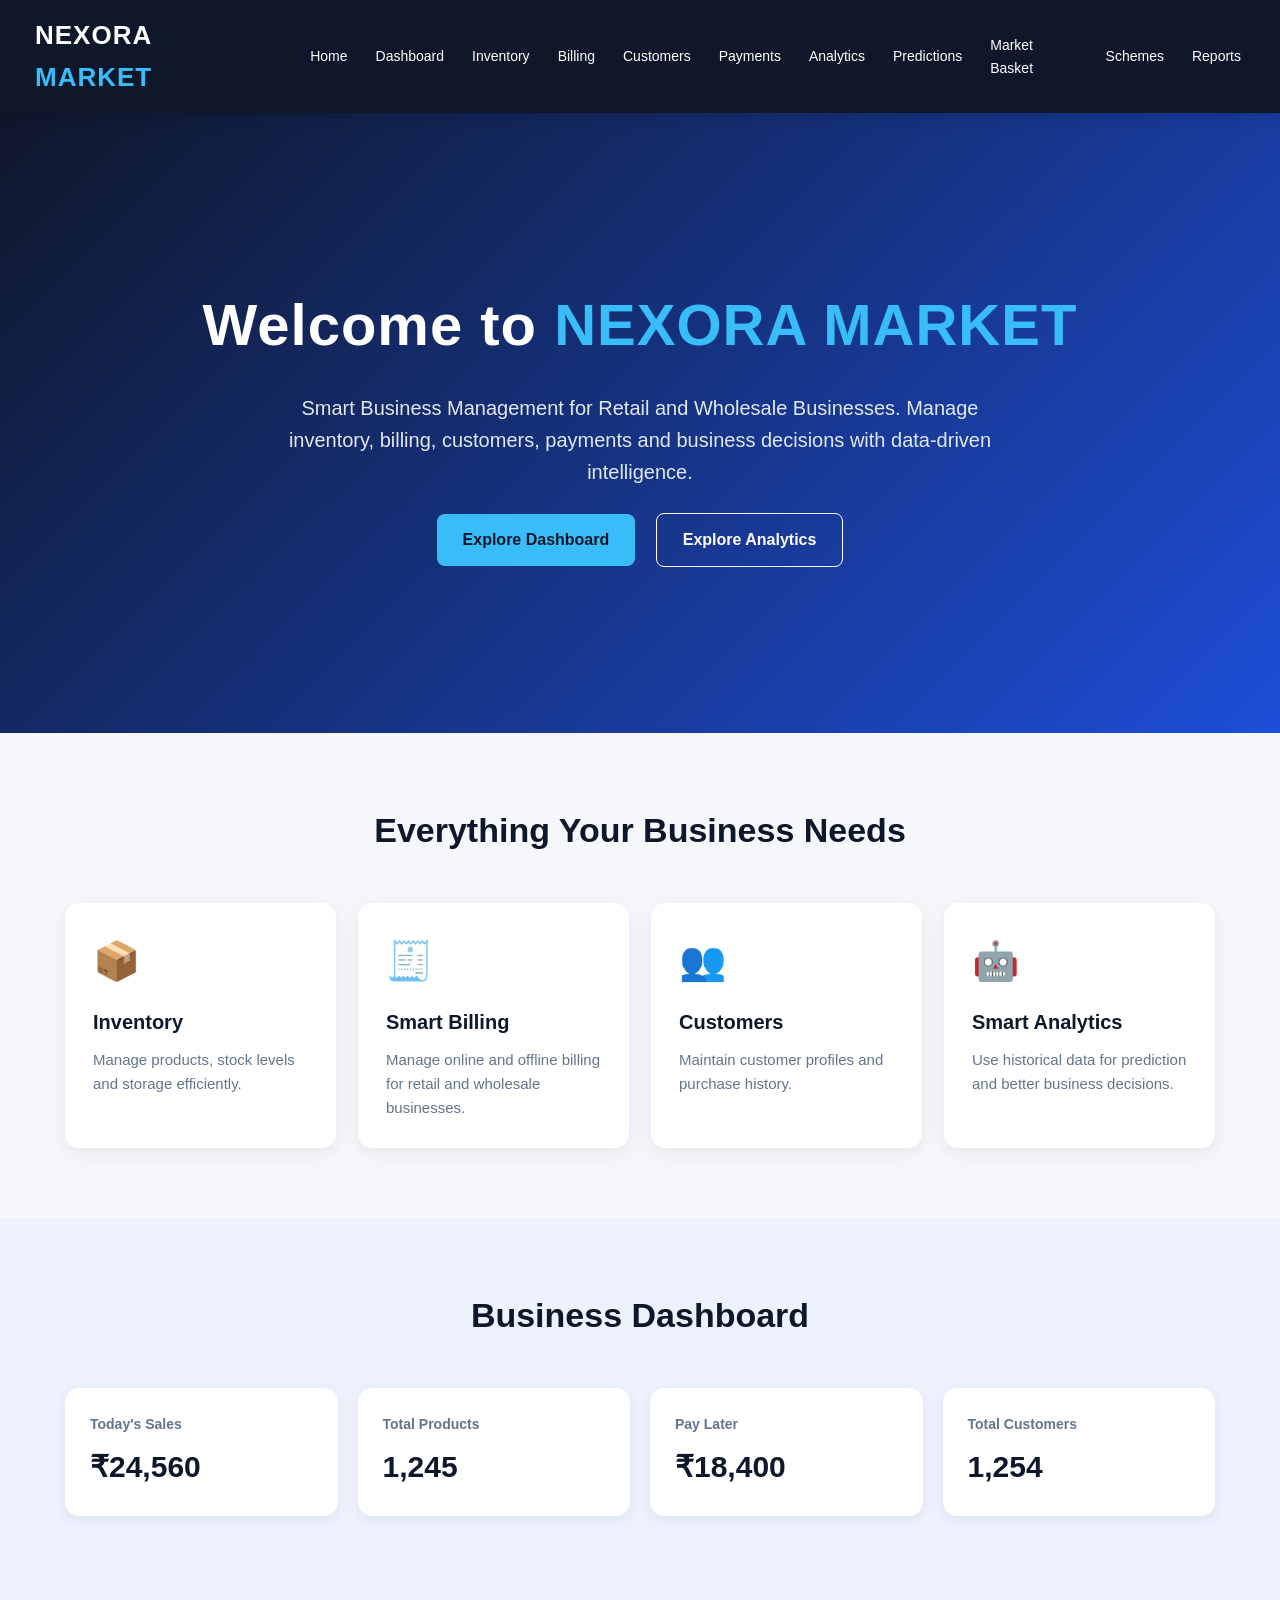
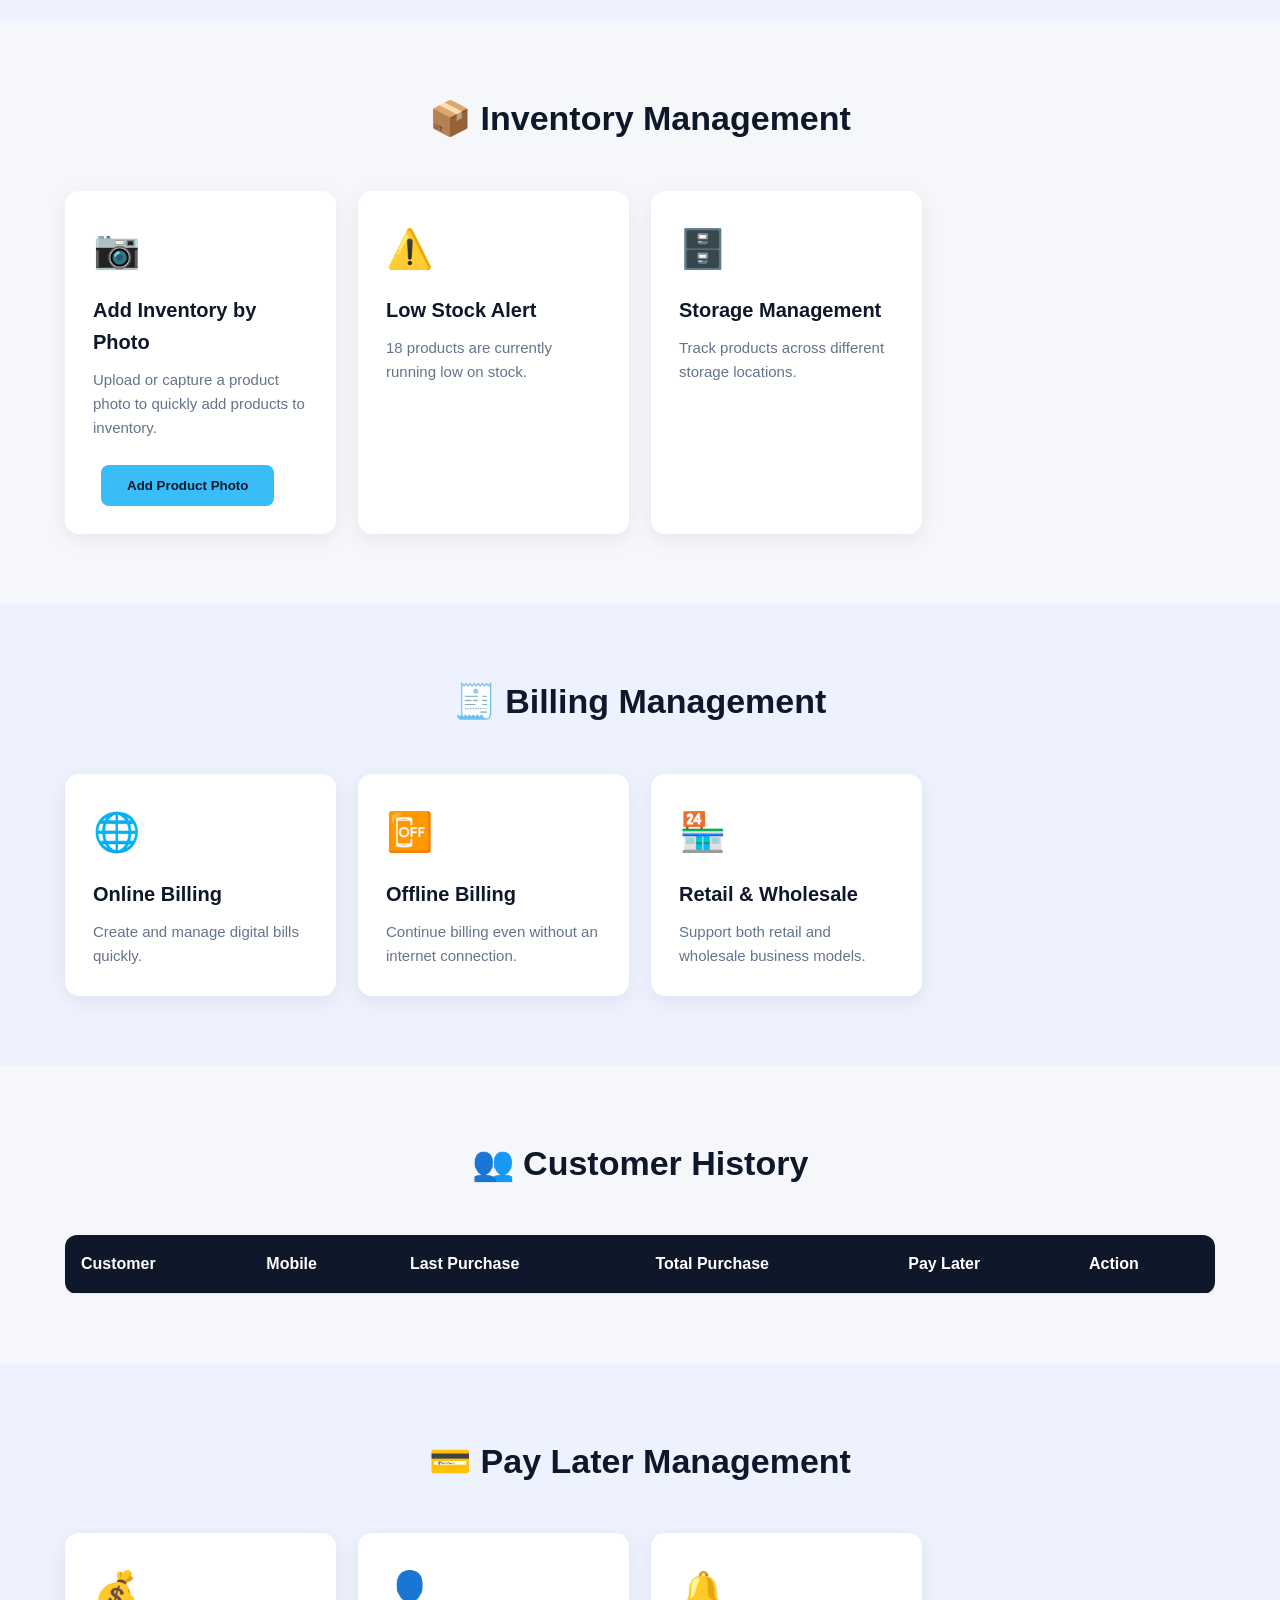
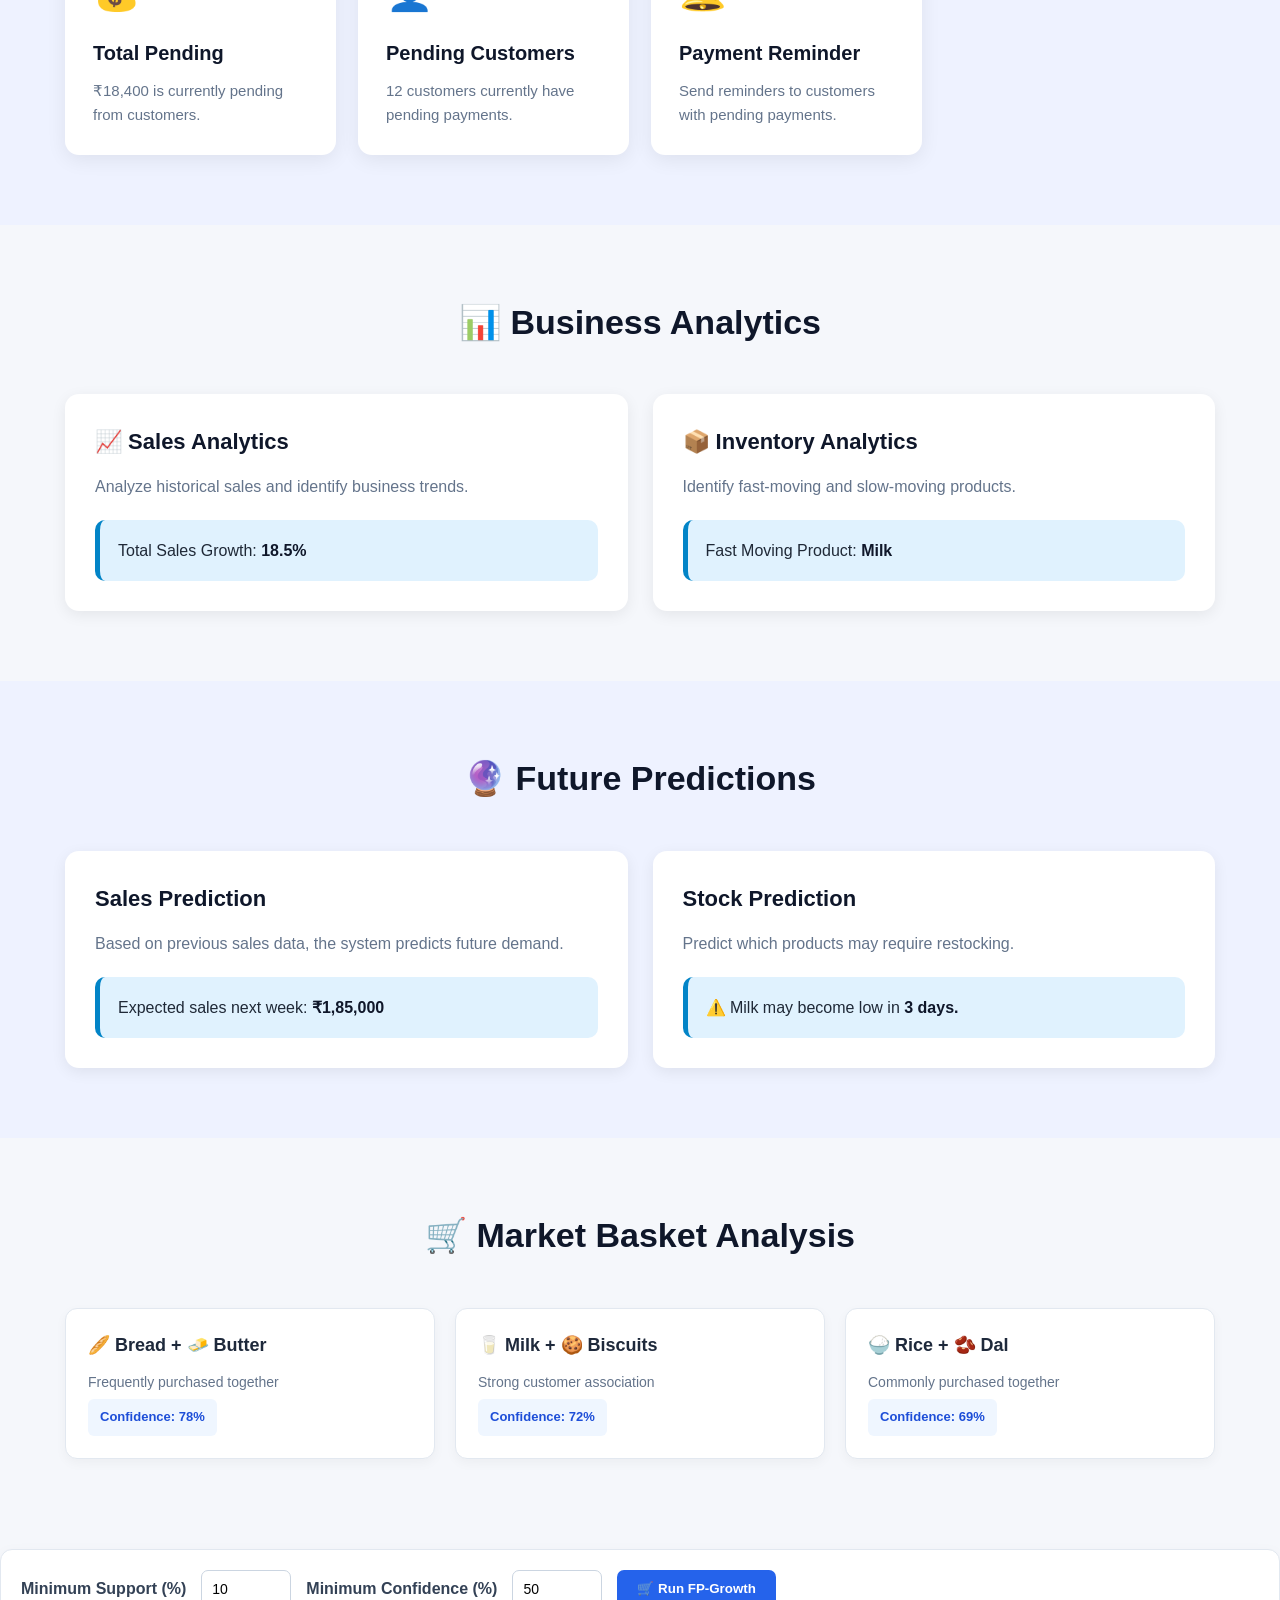
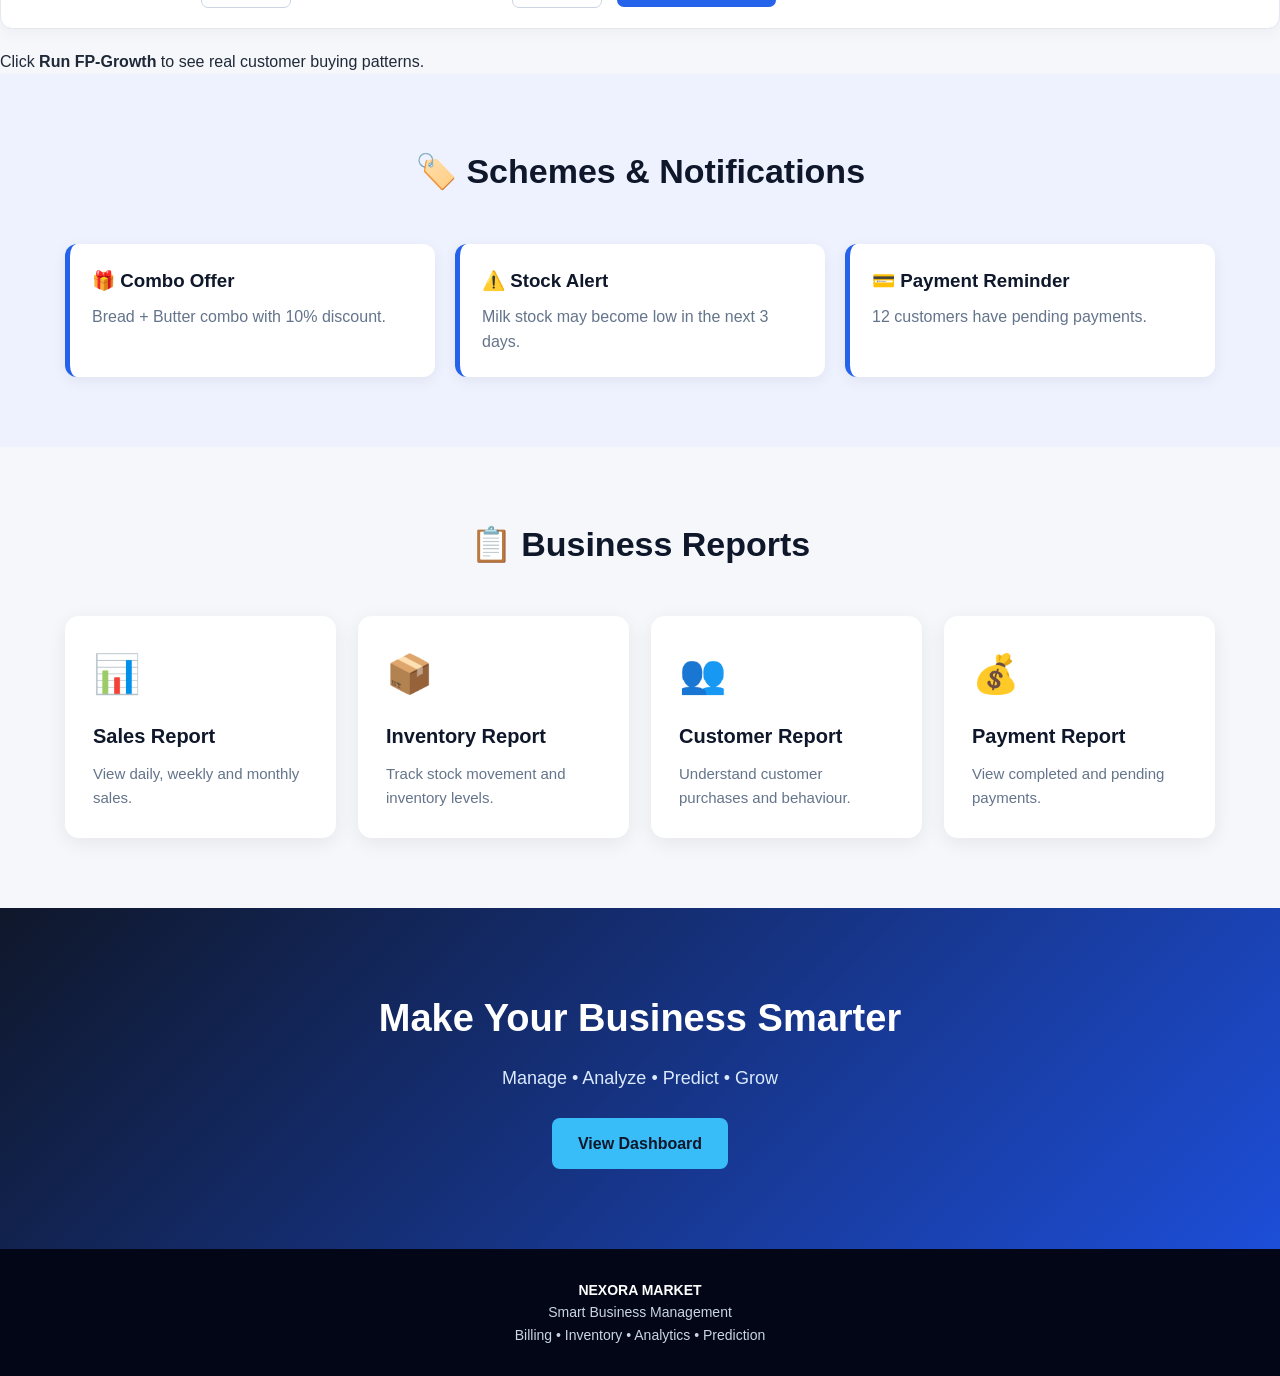
<file: index.html>
<!DOCTYPE html>
<html lang="en">

<head>
    <meta charset="UTF-8">
    <meta name="viewport" content="width=device-width, initial-scale=1.0">

    <title>NEXORA MARKET</title>

    <link rel="stylesheet" href="style.css">
</head>

<body>

    <!-- NAVIGATION -->

    <header>

        <div class="logo">
            NEXORA <span>MARKET</span>
        </div>

        <nav>
            <a href="#home">Home</a>
            <a href="#dashboard">Dashboard</a>
            <a href="#inventory">Inventory</a>
            <a href="#billing">Billing</a>
            <a href="#customers">Customers</a>
            <a href="#payments">Payments</a>
            <a href="#analytics">Analytics</a>
            <a href="#predictions">Predictions</a>
            <a href="#market-basket">Market Basket</a>
            <a href="#schemes">Schemes</a>
            <a href="#reports">Reports</a>
        </nav>

    </header>


    <!-- HOME -->

    <section class="hero" id="home">

        <div class="hero-content">

            <h1>
                Welcome to <span>NEXORA MARKET</span>
            </h1>

            <p>
                Smart Business Management for Retail and Wholesale
                Businesses. Manage inventory, billing, customers,
                payments and business decisions with data-driven
                intelligence.
            </p>

            <a href="#dashboard" class="btn btn-primary">
                Explore Dashboard
            </a>

            <a href="#analytics" class="btn btn-secondary">
                Explore Analytics
            </a>

        </div>

    </section>


    <!-- FEATURES -->

    <section class="container">

        <h2 class="section-title">
            Everything Your Business Needs
        </h2>

        <div class="cards">

            <div class="card" onclick="window.location.href='inventory.html'">

    <div class="card-icon">📦</div>

    <h3>Inventory</h3>

    <p>
        Manage products, stock levels and storage efficiently.
    </p>

</div>

            <div class="card" onclick="window.location.href='billing.html'">
                <div class="card-icon">🧾</div>
                <h3>Smart Billing</h3>
                <p>
                    Manage online and offline billing for retail and
                    wholesale businesses.
                </p>
            </div>

            <div class="card">
                <div class="card-icon">👥</div>
                <h3>Customers</h3>
                <p>
                    Maintain customer profiles and purchase history.
                </p>
            </div>

            <div class="card">
                <div class="card-icon">🤖</div>
                <h3>Smart Analytics</h3>
                <p>
                    Use historical data for prediction and better
                    business decisions.
                </p>
            </div>

        </div>

    </section>


    <!-- DASHBOARD -->

    <section class="dashboard-section" id="dashboard">

        <div class="container">

            <h2 class="section-title">
                Business Dashboard
            </h2>

            <div class="stats">

                <div class="stat-card">
                    <h4>Today's Sales</h4>
                    <h2>₹24,560</h2>
                </div>

                <div class="stat-card">
                    <h4>Total Products</h4>
                    <h2>1,245</h2>
                </div>

                <div class="stat-card">
                    <h4>Pay Later</h4>
                    <h2>₹18,400</h2>
                </div>

                <div class="stat-card">
                    <h4>Total Customers</h4>
                    <h2>1,254</h2>
                </div>

            </div>

        </div>

    </section>


    <!-- INVENTORY -->

    <section class="container" id="inventory">

        <h2 class="section-title">
            📦 Inventory Management
        </h2>

        <div class="cards">

            <div class="card">
                <div class="card-icon">📷</div>
                <h3>Add Inventory by Photo</h3>
                <p>
                    Upload or capture a product photo to quickly
                    add products to inventory.
                </p>
                <button class="btn btn-primary">
                    Add Product Photo
                </button>
            </div>

            <div class="card">
                <div class="card-icon">⚠️</div>
                <h3>Low Stock Alert</h3>
                <p>
                    18 products are currently running low on stock.
                </p>
            </div>

            <div class="card">
                <div class="card-icon">🗄️</div>
                <h3>Storage Management</h3>
                <p>
                    Track products across different storage locations.
                </p>
            </div>

        </div>

    </section>


    <!-- BILLING -->

    <section class="dashboard-section" id="billing">

        <div class="container">

            <h2 class="section-title">
                🧾 Billing Management
            </h2>

            <div class="cards">

                <div class="card" onclick="openBilling()">
    <div class="card-icon">🌐</div>
    <h3>Online Billing</h3>
    <p>
        Create and manage digital bills quickly.
    </p>
</div>

                <div class="card" onclick="window.location.href='inventory.html'">
                    <div class="card-icon">📴</div>
                    <h3>Offline Billing</h3>
                    <p>
                        Continue billing even without an internet
                        connection.
                    </p>
                </div>

                <div class="card" onclick="window.location.href='inventory.html'">
                    <div class="card-icon">🏪</div>
                    <h3>Retail & Wholesale</h3>
                    <p>
                        Support both retail and wholesale business models.
                    </p>
                </div>

            </div>

        </div>

    </section>


    <!-- CUSTOMERS -->

   <!-- CUSTOMERS -->

<section class="container" id="customers">

    <h2 class="section-title">
        👥 Customer History
    </h2>

    <div class="table-container">

        <table>

            <thead>

                <tr>

                    <th>Customer</th>

                    <th>Mobile</th>

                    <th>Last Purchase</th>

                    <th>Total Purchase</th>

                    <th>Pay Later</th>

                    <th>Action</th>

                </tr>

            </thead>

            <tbody id="customerHistoryTable">

            </tbody>

        </table>

    </div>

</section>


    <!-- PAYMENTS -->

    <section class="dashboard-section" id="payments">

        <div class="container">

            <h2 class="section-title">
                💳 Pay Later Management
            </h2>

            <div class="cards">

                <div class="card" onclick="window.location.href='inventory.html'">
                    <div class="card-icon">💰</div>
                    <h3>Total Pending</h3>
                    <p>
                        ₹18,400 is currently pending from customers.
                    </p>
                </div>

                <div class="card" onclick="window.location.href='inventory.html'">
                    <div class="card-icon">👤</div>
                    <h3>Pending Customers</h3>
                    <p>
                        12 customers currently have pending payments.
                    </p>
                </div>

                <div class="card" onclick="window.location.href='inventory.html'">
                    <div class="card-icon">🔔</div>
                    <h3>Payment Reminder</h3>
                    <p>
                        Send reminders to customers with pending payments.
                    </p>
                </div>

            </div>

        </div>

    </section>


    <!-- ANALYTICS -->

    <section class="container" id="analytics">

        <h2 class="section-title">
            📊 Business Analytics
        </h2>

        <div class="analytics-grid">

            <div class="analytics-card">

                <h3>📈 Sales Analytics</h3>

                <p>
                    Analyze historical sales and identify business trends.
                </p>

                <div class="highlight">
                    Total Sales Growth:
                    <strong>18.5%</strong>
                </div>

            </div>


            <div class="analytics-card">

                <h3>📦 Inventory Analytics</h3>

                <p>
                    Identify fast-moving and slow-moving products.
                </p>

                <div class="highlight">
                    Fast Moving Product:
                    <strong>Milk</strong>
                </div>

            </div>

        </div>

    </section>


    <!-- PREDICTIONS -->

    <section class="dashboard-section" id="predictions">

        <div class="container">

            <h2 class="section-title">
                🔮 Future Predictions
            </h2>

            <div class="analytics-grid">

                <div class="analytics-card">

                    <h3>Sales Prediction</h3>

                    <p>
                        Based on previous sales data, the system
                        predicts future demand.
                    </p>

                    <div class="highlight">
                        Expected sales next week:
                        <strong>₹1,85,000</strong>
                    </div>

                </div>


                <div class="analytics-card">

                    <h3>Stock Prediction</h3>

                    <p>
                        Predict which products may require restocking.
                    </p>

                    <div class="highlight">
                        ⚠️ Milk may become low in
                        <strong>3 days.</strong>
                    </div>

                </div>

            </div>

        </div>

    </section>


    <!-- MARKET BASKET -->

    <section class="container" id="market-basket">

        <h2 class="section-title">
            🛒 Market Basket Analysis
        </h2>

        <div class="basket-box">

            <div class="product-pair">

                <h3>🥖 Bread + 🧈 Butter</h3>

                <p>
                    Frequently purchased together
                </p>

                <div class="confidence">
                    Confidence: 78%
                </div>

            </div>


            <div class="product-pair">

                <h3>🥛 Milk + 🍪 Biscuits</h3>

                <p>
                    Strong customer association
                </p>

                <div class="confidence">
                    Confidence: 72%
                </div>

            </div>


            <div class="product-pair">

                <h3>🍚 Rice + 🫘 Dal</h3>

                <p>
                    Commonly purchased together
                </p>

                <div class="confidence">
                    Confidence: 69%
                </div>

            </div>

        </div>

    </section>
    <div class="market-basket-controls">

    <label>
        Minimum Support (%)
    </label>

    <input
        type="number"
        id="minSupport"
        value="10"
        min="1"
        max="100"
    >


    <label>
        Minimum Confidence (%)
    </label>

    <input
        type="number"
        id="minConfidence"
        value="50"
        min="1"
        max="100"
    >


    <button onclick="runMarketBasket()">
        🛒 Run FP-Growth
    </button>

</div>
<div id="marketBasketResults" class="market-basket-results">

    <p>
        Click <strong>Run FP-Growth</strong> to see real customer buying patterns.
    </p>

</div>


    <!-- SCHEMES -->

    <section class="dashboard-section" id="schemes">

        <div class="container">

            <h2 class="section-title">
                🏷️ Schemes & Notifications
            </h2>

            <div class="notifications">

                <div class="notification">

                    <h3>🎁 Combo Offer</h3>

                    <p>
                        Bread + Butter combo with 10% discount.
                    </p>

                </div>


                <div class="notification">

                    <h3>⚠️ Stock Alert</h3>

                    <p>
                        Milk stock may become low in the next 3 days.
                    </p>

                </div>


                <div class="notification">

                    <h3>💳 Payment Reminder</h3>

                    <p>
                        12 customers have pending payments.
                    </p>

                </div>

            </div>

        </div>

    </section>


    <!-- REPORTS -->

    <section class="container" id="reports">

        <h2 class="section-title">
            📋 Business Reports
        </h2>

        <div class="cards">

            <div class="card">
                <div class="card-icon">📊</div>
                <h3>Sales Report</h3>
                <p>
                    View daily, weekly and monthly sales.
                </p>
            </div>

            <div class="card">
                <div class="card-icon">📦</div>
                <h3>Inventory Report</h3>
                <p>
                    Track stock movement and inventory levels.
                </p>
            </div>

            <div class="card">
                <div class="card-icon">👥</div>
                <h3>Customer Report</h3>
                <p>
                    Understand customer purchases and behaviour.
                </p>
            </div>

            <div class="card">
                <div class="card-icon">💰</div>
                <h3>Payment Report</h3>
                <p>
                    View completed and pending payments.
                </p>
            </div>

        </div>

    </section>


    <!-- CTA -->

    <section class="cta">

        <h2>
            Make Your Business Smarter
        </h2>

        <p>
            Manage • Analyze • Predict • Grow
        </p>

        <a href="#dashboard" class="btn btn-primary">
            View Dashboard
        </a>

    </section>


    <!-- FOOTER -->

    <footer>

        <p>
            <strong>NEXORA MARKET</strong>
        </p>

        <p>
            Smart Business Management
        </p>

        <p>
            Billing • Inventory • Analytics • Prediction
        </p>

    </footer>

</body>
<script src="script.js"></script>
</body>
</html>
</file>
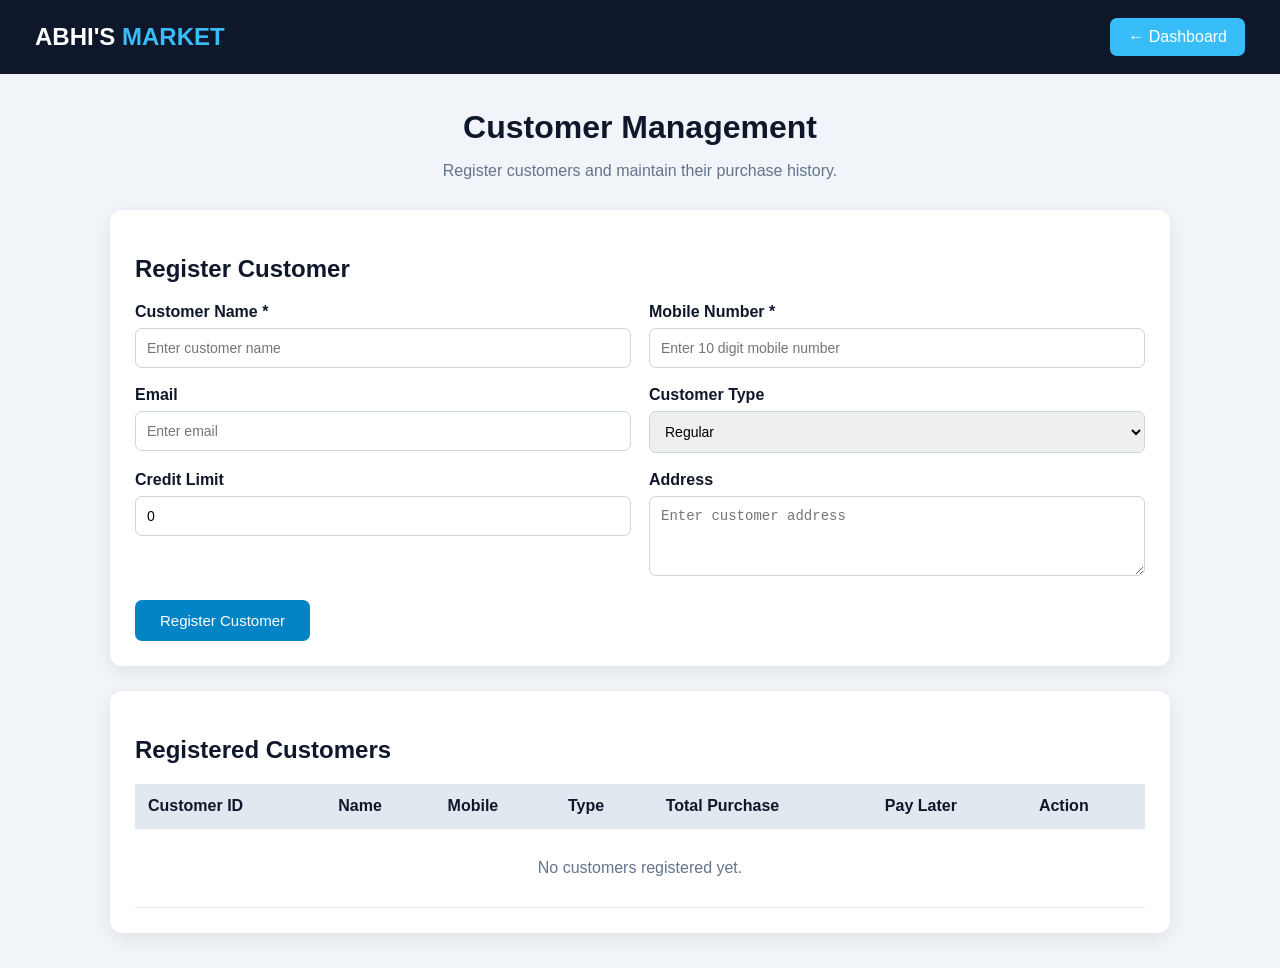
<file: customers.html>
<!DOCTYPE html>
<html lang="en">

<head>

    <meta charset="UTF-8">

    <meta name="viewport"
          content="width=device-width, initial-scale=1.0">

    <title>Customers - ABHI'S MARKET</title>

    <style>

        * {
            box-sizing: border-box;
        }

        body {
            margin: 0;
            font-family: Arial, sans-serif;
            background: #f1f5f9;
            color: #0f172a;
        }

        header {
            background: #0f172a;
            color: white;
            padding: 18px 35px;

            display: flex;
            justify-content: space-between;
            align-items: center;
        }

        .logo {
            font-size: 24px;
            font-weight: bold;
        }

        .logo span {
            color: #38bdf8;
        }

        .back-btn {
            background: #38bdf8;
            color: white;
            text-decoration: none;

            padding: 10px 18px;
            border-radius: 7px;
        }

        .container {
            max-width: 1100px;
            margin: 35px auto;
            padding: 0 20px;
        }

        h1 {
            text-align: center;
            margin-bottom: 8px;
        }

        .subtitle {
            text-align: center;
            color: #64748b;
            margin-bottom: 30px;
        }

        .box {
            background: white;
            padding: 25px;
            margin-bottom: 25px;
            border-radius: 12px;

            box-shadow:
                0 5px 18px rgba(0,0,0,0.08);
        }

        .box h2 {
            margin-bottom: 20px;
        }

        .form-grid {
            display: grid;
            grid-template-columns: 1fr 1fr;
            gap: 18px;
        }

        label {
            display: block;
            font-weight: bold;
            margin-bottom: 7px;
        }

        input,
        select,
        textarea {

            width: 100%;
            padding: 11px;

            border: 1px solid #cbd5e1;
            border-radius: 7px;

            font-size: 14px;
        }

        textarea {
            min-height: 80px;
            resize: vertical;
        }

        .register-btn {

            margin-top: 20px;

            background: #0284c7;
            color: white;

            border: none;

            padding: 12px 25px;

            border-radius: 7px;

            cursor: pointer;

            font-size: 15px;
        }

        .register-btn:hover {
            background: #0369a1;
        }

        .table-container {
            overflow-x: auto;
        }

        table {
            width: 100%;
            border-collapse: collapse;
        }

        th,
        td {

            padding: 13px;

            border-bottom:
                1px solid #e2e8f0;

            text-align: left;
        }

        th {
            background: #e2e8f0;
        }

        .view-btn {

            background: #0284c7;
            color: white;

            border: none;

            padding: 7px 12px;

            border-radius: 5px;

            cursor: pointer;
        }

        .delete-btn {

            background: #ef4444;
            color: white;

            border: none;

            padding: 7px 12px;

            border-radius: 5px;

            cursor: pointer;

            margin-left: 5px;
        }

        .empty {

            text-align: center;

            padding: 30px;

            color: #64748b;
        }

        .history {

            display: none;
        }

        @media (max-width: 700px) {

            .form-grid {
                grid-template-columns: 1fr;
            }

        }

    </style>

</head>


<body>


<header>

    <div class="logo">

        ABHI'S <span>MARKET</span>

    </div>

    <a href="index.html"
       class="back-btn">

        ← Dashboard

    </a>

</header>


<div class="container">


    <h1>
        Customer Management
    </h1>

    <p class="subtitle">
        Register customers and maintain their purchase history.
    </p>


    <!-- CUSTOMER REGISTRATION -->

    <div class="box">

        <h2>
            Register Customer
        </h2>


        <form id="customerForm">


            <div class="form-grid">


                <div>

                    <label>
                        Customer Name *
                    </label>

                    <input
                        type="text"
                        id="customerName"
                        placeholder="Enter customer name"
                        required
                    >

                </div>


                <div>

                    <label>
                        Mobile Number *
                    </label>

                    <input
                        type="tel"
                        id="customerMobile"
                        placeholder="Enter 10 digit mobile number"
                        maxlength="10"
                        required
                    >

                </div>


                <div>

                    <label>
                        Email
                    </label>

                    <input
                        type="email"
                        id="customerEmail"
                        placeholder="Enter email"
                    >

                </div>


                <div>

                    <label>
                        Customer Type
                    </label>

                    <select id="customerType">

                        <option value="Regular">
                            Regular
                        </option>

                        <option value="Wholesale">
                            Wholesale
                        </option>

                    </select>

                </div>


                <div>

                    <label>
                        Credit Limit
                    </label>

                    <input
                        type="number"
                        id="creditLimit"
                        min="0"
                        value="0"
                        placeholder="₹ 0"
                    >

                </div>


                <div>

                    <label>
                        Address
                    </label>

                    <textarea
                        id="customerAddress"
                        placeholder="Enter customer address"
                    ></textarea>

                </div>


            </div>


            <button
                type="submit"
                class="register-btn">

                Register Customer

            </button>


        </form>

    </div>


    <!-- CUSTOMER LIST -->

    <div class="box">

        <h2>
            Registered Customers
        </h2>


        <div class="table-container">

            <table>

                <thead>

                    <tr>

                        <th>
                            Customer ID
                        </th>

                        <th>
                            Name
                        </th>

                        <th>
                            Mobile
                        </th>

                        <th>
                            Type
                        </th>

                        <th>
                            Total Purchase
                        </th>

                        <th>
                            Pay Later
                        </th>

                        <th>
                            Action
                        </th>

                    </tr>

                </thead>


                <tbody id="customerTable">

                </tbody>

            </table>

        </div>

    </div>


    <!-- PURCHASE HISTORY -->

    <div
        class="box history"
        id="historyBox">

        <h2 id="historyTitle">
            Purchase History
        </h2>

        <div id="historyContent">

        </div>

    </div>


</div>


<script>


// ========================================
// GET CUSTOMERS
// ========================================

function getCustomers() {

    return JSON.parse(
        localStorage.getItem("customers")
    ) || [];

}


// ========================================
// GET BILLS
// ========================================

function getBills() {

    return JSON.parse(
        localStorage.getItem("bills")
    ) || [];

}


// ========================================
// DISPLAY CUSTOMERS
// ========================================

function loadCustomers() {

    const customers = getCustomers();

    const bills = getBills();

    const table =
        document.getElementById(
            "customerTable"
        );


    table.innerHTML = "";


    if (customers.length === 0) {

        table.innerHTML = `

            <tr>

                <td
                    colspan="7"
                    class="empty">

                    No customers registered yet.

                </td>

            </tr>

        `;

        return;

    }


    customers.forEach(function(customer) {


        const customerBills =
            bills.filter(function(bill) {

                return (
                    bill.customer ===
                    customer.name
                );

            });


        let totalPurchase = 0;

        let payLater = 0;


        customerBills.forEach(
            function(bill) {

                totalPurchase +=
                    Number(
                        bill.total || 0
                    );


                if (
                    bill.paymentType ===
                    "Pay Later"
                ) {

                    payLater +=
                        Number(
                            bill.total || 0
                        );

                }

            }
        );


        const row =
            document.createElement("tr");


        row.innerHTML = `

            <td>
                ${customer.customerID}
            </td>

            <td>
                <strong>
                    ${customer.name}
                </strong>
            </td>

            <td>
                ${customer.mobile}
            </td>

            <td>
                ${customer.customerType}
            </td>

            <td>
                ₹${totalPurchase.toFixed(2)}
            </td>

            <td>
                ₹${payLater.toFixed(2)}
            </td>

            <td>

                <button
                    class="view-btn"
                    onclick="viewHistory(
                        '${customer.customerID}'
                    )">

                    View

                </button>


                <button
                    class="delete-btn"
                    onclick="deleteCustomer(
                        '${customer.customerID}'
                    )">

                    Delete

                </button>

            </td>

        `;


        table.appendChild(row);

    });

}


// ========================================
// REGISTER CUSTOMER
// ========================================

document
    .getElementById("customerForm")
    .addEventListener(
        "submit",
        function(event) {

            event.preventDefault();


            const name =
                document
                .getElementById(
                    "customerName"
                )
                .value
                .trim();


            const mobile =
                document
                .getElementById(
                    "customerMobile"
                )
                .value
                .trim();


            const email =
                document
                .getElementById(
                    "customerEmail"
                )
                .value
                .trim();


            const type =
                document
                .getElementById(
                    "customerType"
                )
                .value;


            const credit =
                Number(
                    document
                    .getElementById(
                        "creditLimit"
                    )
                    .value || 0
                );


            const address =
                document
                .getElementById(
                    "customerAddress"
                )
                .value
                .trim();


            // Mobile validation

            if (
                !/^[0-9]{10}$/.test(
                    mobile
                )
            ) {

                alert(
                    "Enter a valid 10-digit mobile number."
                );

                return;

            }


            let customers =
                getCustomers();


            // Check duplicate

            const existing =
                customers.find(
                    function(customer) {

                        return (
                            customer.mobile ===
                            mobile
                        );

                    }
                );


            if (existing) {

                alert(
                    "This customer is already registered."
                );

                return;

            }


            // Create ID

            const customerID =
                "C" +
                String(
                    customers.length + 1
                )
                .padStart(
                    4,
                    "0"
                );


            // Save customer

            customers.push({

                customerID:
                    customerID,

                name:
                    name,

                mobile:
                    mobile,

                email:
                    email,

                customerType:
                    type,

                creditLimit:
                    credit,

                address:
                    address,

                dateRegistered:
                    new Date()
                    .toLocaleString(
                        "en-IN"
                    )

            });


            localStorage.setItem(

                "customers",

                JSON.stringify(
                    customers
                )

            );

            // =====================================================
// SAVE CUSTOMER TO JAVA BACKEND / EXCEL
// =====================================================

fetch("http://localhost:8080/api/customers", {

    method: "POST",

    headers: {
        "Content-Type": "application/json"
    },

    body: JSON.stringify({

        customerId: newCustomer.customerID,

        name: newCustomer.name,

        mobile: newCustomer.mobile || "",

        email: newCustomer.email || "",

        type: newCustomer.type || "Regular",

        creditLimit: newCustomer.creditLimit || "0",

        address: newCustomer.address || ""

    })

})

.then(response => response.json())

.then(data => {

    console.log("Java Backend:", data);

    if (data.success) {

        console.log(
            "Customer successfully saved to Customers.xlsx"
        );

    } else {

        console.error(
            "Excel storage failed:",
            data.message
        );

    }

})

.catch(error => {

    console.error(
        "Java backend is not connected:",
        error
    );

});


            alert(

                "Customer registered successfully!\n\n" +

                "Customer ID: " +
                customerID +
                "\n" +

                "Name: " +
                name

            );


            document
                .getElementById(
                    "customerForm"
                )
                .reset();


            loadCustomers();

        }
    );


// ========================================
// VIEW CUSTOMER HISTORY
// ========================================

function viewHistory(customerID) {

    const customers =
        getCustomers();

    const bills =
        getBills();


    const customer =
        customers.find(
            function(c) {

                return (
                    c.customerID ===
                    customerID
                );

            }
        );


    if (!customer) {

        alert(
            "Customer not found."
        );

        return;

    }


    const customerBills =
        bills.filter(
            function(bill) {

                return (
                    bill.customer ===
                    customer.name
                );

            }
        );


    document.getElementById(
        "historyTitle"
    ).innerText =
        customer.name +
        " - Purchase History";


    const content =
        document.getElementById(
            "historyContent"
        );


    content.innerHTML = "";


    if (
        customerBills.length ===
        0
    ) {

        content.innerHTML = `

            <p class="empty">
                No purchases yet.
            </p>

        `;

    } else {


        customerBills.forEach(
            function(bill) {


                let items = "";


                (bill.items || [])
                    .forEach(
                        function(item) {

                            items += `

                                <li>

                                    ${item.product}

                                    -

                                    ${item.quantity}
                                    ${item.unit || "Piece"}

                                    × ₹${Number(
                                        item.price || 0
                                    ).toFixed(2)}

                                </li>

                            `;

                        }
                    );


                content.innerHTML += `

                    <div
                        style="
                        padding:15px;
                        border-bottom:
                        1px solid #ddd;
                        ">

                        <p>
                            <strong>
                                Bill:
                            </strong>

                            ${bill.billID}
                        </p>

                        <p>
                            <strong>
                                Date:
                            </strong>

                            ${bill.date}
                        </p>

                        <p>
                            <strong>
                                Items:
                            </strong>
                        </p>

                        <ul>
                            ${items}
                        </ul>

                        <p>

                            <strong>
                                Total:
                            </strong>

                            ₹${Number(
                                bill.total || 0
                            ).toFixed(2)}

                        </p>

                        <p>

                            <strong>
                                Payment:
                            </strong>

                            ${bill.paymentType || "-"}

                        </p>

                    </div>

                `;

            }
        );

    }


    const historyBox =
        document.getElementById(
            "historyBox"
        );


    historyBox.style.display =
        "block";


    historyBox.scrollIntoView({
        behavior: "smooth"
    });

}


// ========================================
// DELETE CUSTOMER
// ========================================

function deleteCustomer(customerID) {

    if (
        !confirm(
            "Are you sure you want to delete this customer?"
        )
    ) {

        return;

    }


    let customers =
        getCustomers();


    customers =
        customers.filter(
            function(customer) {

                return (
                    customer.customerID !==
                    customerID
                );

            }
        );


    localStorage.setItem(

        "customers",

        JSON.stringify(
            customers
        )

    );


    loadCustomers();

}


// ========================================
// START
// ========================================

loadCustomers();


</script>

</body>

</html>
</file>
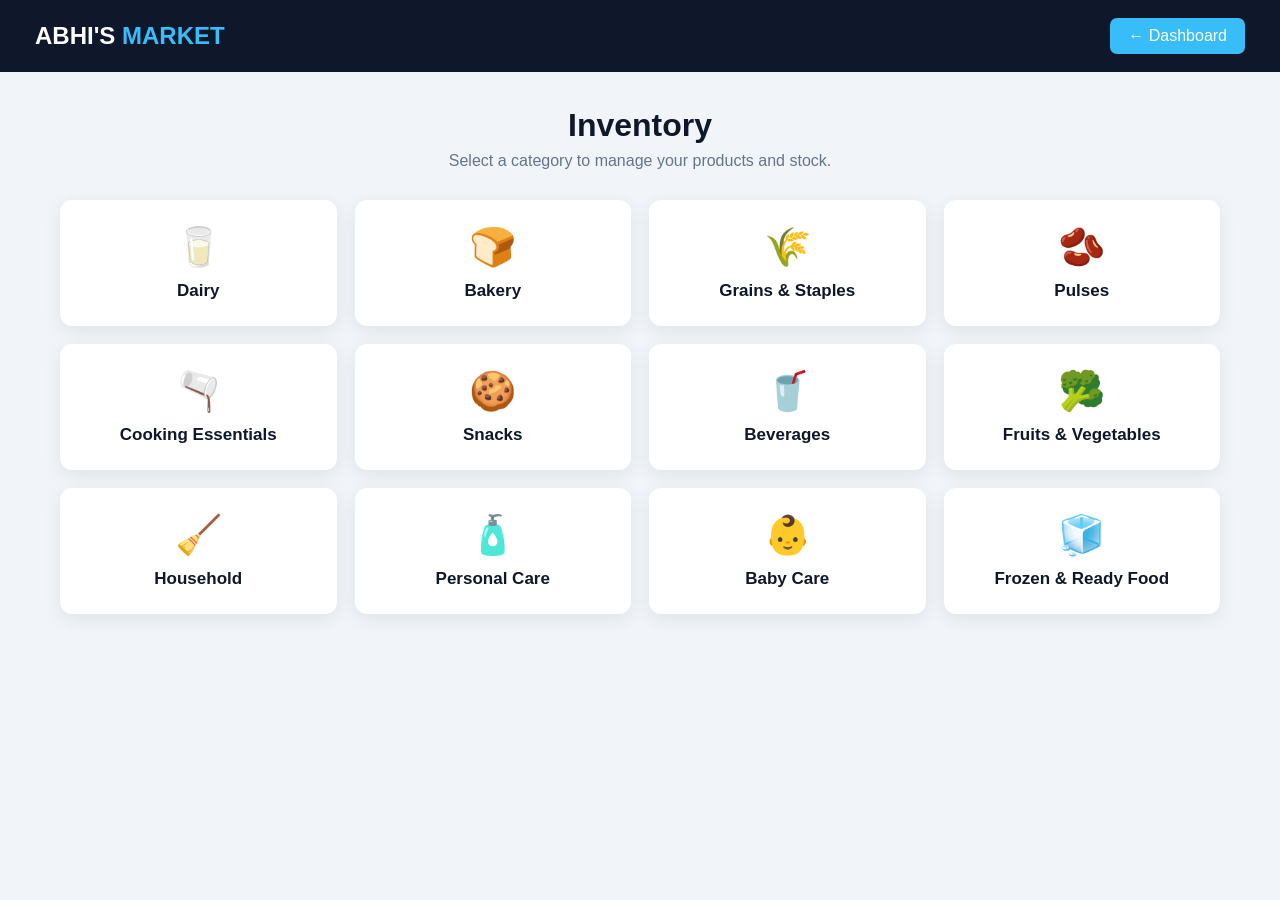
<file: inventory.html>
<!DOCTYPE html>
<html lang="en">

<head>
    <meta charset="UTF-8">
    <meta name="viewport" content="width=device-width, initial-scale=1.0">

    <title>Inventory - ABHI'S MARKET</title>

    <style>

        * {
            box-sizing: border-box;
            margin: 0;
            padding: 0;
        }

        body {
            font-family: Arial, sans-serif;
            background: #f1f5f9;
            color: #0f172a;
        }

        header {
            background: #0f172a;
            color: white;
            padding: 18px 35px;

            display: flex;
            justify-content: space-between;
            align-items: center;
        }

        .logo {
            font-size: 24px;
            font-weight: bold;
        }

        .logo span {
            color: #38bdf8;
        }

        .back-btn {
            background: #38bdf8;
            color: white;
            text-decoration: none;

            padding: 9px 18px;
            border-radius: 7px;
        }

        .container {
            max-width: 1200px;
            margin: 35px auto;
            padding: 0 20px;
        }

        .title {
            text-align: center;
            font-size: 32px;
            margin-bottom: 8px;
        }

        .subtitle {
            text-align: center;
            color: #64748b;
            margin-bottom: 30px;
        }

        /* CATEGORY SECTION */

        .categories {
            display: grid;
            grid-template-columns: repeat(4, 1fr);
            gap: 18px;
        }

        .category {
            background: white;
            padding: 25px 15px;

            border-radius: 12px;
            text-align: center;

            cursor: pointer;

            box-shadow: 0 5px 18px rgba(0, 0, 0, 0.08);

            transition: 0.25s;
        }

        .category:hover {
            transform: translateY(-4px);
        }

        .category-icon {
            font-size: 38px;
            margin-bottom: 12px;
        }

        .category h3 {
            font-size: 17px;
        }

        /* PRODUCT SECTION */

        #productSection {
            display: none;
            margin-top: 30px;
        }

        .product-header {
            background: white;
            padding: 20px;

            border-radius: 12px;

            display: flex;
            justify-content: space-between;
            align-items: center;

            margin-bottom: 20px;

            box-shadow: 0 5px 18px rgba(0, 0, 0, 0.08);
        }

        .product-header h2 {
            color: #0f172a;
        }

        .add-btn {
            background: #0f172a;
            color: white;

            border: none;
            padding: 11px 18px;

            border-radius: 7px;

            cursor: pointer;
            font-size: 14px;
        }

        .add-btn:hover {
            background: #1e293b;
        }

        .back-category {
            margin-top: 15px;

            background: transparent;
            border: none;

            color: #0284c7;

            cursor: pointer;
            font-size: 14px;
        }

        /* FORM */

        #productForm {
            display: none;

            background: white;

            padding: 25px;

            border-radius: 12px;

            margin-bottom: 25px;

            box-shadow: 0 5px 18px rgba(0, 0, 0, 0.08);
        }

        .form-grid {
            display: grid;

            grid-template-columns: repeat(2, 1fr);

            gap: 18px;
        }

        .input-group label {
            display: block;

            margin-bottom: 7px;

            font-weight: bold;

            color: #334155;
        }

        .input-group input,
        .input-group select {

            width: 100%;

            padding: 11px;

            border: 1px solid #cbd5e1;

            border-radius: 7px;

            font-size: 14px;
        }

        .save-btn {
            margin-top: 20px;

            background: #0284c7;
            color: white;

            border: none;

            padding: 12px 25px;

            border-radius: 7px;

            cursor: pointer;
        }

        /* TABLE */

        .table-container {
            background: white;

            border-radius: 12px;

            overflow-x: auto;

            box-shadow: 0 5px 18px rgba(0, 0, 0, 0.08);
        }

        table {
            width: 100%;

            border-collapse: collapse;

            min-width: 900px;
        }

        th,
        td {
            padding: 14px;

            text-align: left;

            border-bottom: 1px solid #e2e8f0;
        }

        th {
            background: #e2e8f0;

            font-size: 14px;
        }

        td {
            font-size: 14px;
        }

        .delete-btn {
            background: #ef4444;
            color: white;

            border: none;

            padding: 7px 10px;

            border-radius: 5px;

            cursor: pointer;
        }

        .empty {
            text-align: center;

            padding: 35px;

            color: #64748b;
        }

        @media (max-width: 850px) {

            .categories {
                grid-template-columns: repeat(2, 1fr);
            }

            .form-grid {
                grid-template-columns: 1fr;
            }

        }

        @media (max-width: 500px) {

            .categories {
                grid-template-columns: 1fr;
            }

            .product-header {
                flex-direction: column;
                gap: 15px;
            }

        }

    </style>

</head>


<body>


    <!-- HEADER -->

    <header>

        <div class="logo">
            ABHI'S <span>MARKET</span>
        </div>

        <a href="index.html" class="back-btn">
            ← Dashboard
        </a>

    </header>


    <div class="container">


        <!-- INVENTORY TITLE -->

        <h1 class="title">
            Inventory
        </h1>

        <p class="subtitle">
            Select a category to manage your products and stock.
        </p>


        <!-- CATEGORY LIST -->

        <div class="categories">


            <div class="category" onclick="openCategory('Dairy')">
                <div class="category-icon">🥛</div>
                <h3>Dairy</h3>
            </div>


            <div class="category" onclick="openCategory('Bakery')">
                <div class="category-icon">🍞</div>
                <h3>Bakery</h3>
            </div>


            <div class="category" onclick="openCategory('Grains & Staples')">
                <div class="category-icon">🌾</div>
                <h3>Grains & Staples</h3>
            </div>


            <div class="category" onclick="openCategory('Pulses')">
                <div class="category-icon">🫘</div>
                <h3>Pulses</h3>
            </div>


            <div class="category" onclick="openCategory('Cooking Essentials')">
                <div class="category-icon">🫗</div>
                <h3>Cooking Essentials</h3>
            </div>


            <div class="category" onclick="openCategory('Snacks')">
                <div class="category-icon">🍪</div>
                <h3>Snacks</h3>
            </div>


            <div class="category" onclick="openCategory('Beverages')">
                <div class="category-icon">🥤</div>
                <h3>Beverages</h3>
            </div>


            <div class="category" onclick="openCategory('Fruits & Vegetables')">
                <div class="category-icon">🥦</div>
                <h3>Fruits & Vegetables</h3>
            </div>


            <div class="category" onclick="openCategory('Household')">
                <div class="category-icon">🧹</div>
                <h3>Household</h3>
            </div>


            <div class="category" onclick="openCategory('Personal Care')">
                <div class="category-icon">🧴</div>
                <h3>Personal Care</h3>
            </div>


            <div class="category" onclick="openCategory('Baby Care')">
                <div class="category-icon">👶</div>
                <h3>Baby Care</h3>
            </div>


            <div class="category" onclick="openCategory('Frozen & Ready Food')">
                <div class="category-icon">🧊</div>
                <h3>Frozen & Ready Food</h3>
            </div>


        </div>


        <!-- PRODUCT SECTION -->

        <div id="productSection">


            <div class="product-header">

                <h2 id="categoryTitle">
                    Category
                </h2>

                <button
                    class="add-btn"
                    onclick="showProductForm()"
                >
                    + Add Product
                </button>

            </div>


            <!-- PRODUCT FORM -->

            <form id="productForm">

                <div class="form-grid">


                    <div class="input-group">

                        <label>
                            Product Name
                        </label>

                        <input
                            type="text"
                            id="productName"
                            placeholder="Enter product name"
                            required
                        >

                    </div>


                    <div class="input-group">

                        <label>
                            Purchase Price
                        </label>

                        <input
                            type="number"
                            id="purchasePrice"
                            placeholder="₹ Purchase price"
                            min="0"
                            step="0.01"
                            required
                        >

                    </div>


                    <div class="input-group">

                        <label>
                            Selling Price
                        </label>

                        <input
                            type="number"
                            id="sellingPrice"
                            placeholder="₹ Selling price"
                            min="0"
                            step="0.01"
                            required
                        >

                    </div>


                    <div class="input-group">

                        <label>
                            Stock Quantity
                        </label>

                        <input
                            type="number"
                            id="stock"
                            placeholder="Enter stock"
                            min="0"
                            step="0.01"
                            required
                        >

                    </div>


                    <div class="input-group">

                        <label>
                            Unit
                        </label>

                        <select id="unit" required>

                            <option value="">
                                Select Unit
                            </option>

                            <option value="Piece">
                                Piece
                            </option>

                            <option value="Packet">
                                Packet
                            </option>

                            <option value="Box">
                                Box
                            </option>

                            <option value="Bottle">
                                Bottle
                            </option>

                            <option value="Kg">
                                Kg
                            </option>

                            <option value="Gram">
                                Gram
                            </option>

                            <option value="Litre">
                                Litre
                            </option>

                            <option value="Dozen">
                                Dozen
                            </option>

                        </select>

                    </div>


                    <div class="input-group">

                        <label>
                            Supplier
                        </label>

                        <input
                            type="text"
                            id="supplier"
                            placeholder="Supplier name"
                        >

                    </div>


                    <div class="input-group">

                        <label>
                            Minimum Stock Alert
                        </label>

                        <input
                            type="number"
                            id="minimumStock"
                            placeholder="Example: 5"
                            min="0"
                            step="0.01"
                            required
                        >

                    </div>


                </div>


                <button
                    type="submit"
                    class="save-btn"
                >
                    Save Product
                </button>


            </form>


            <!-- PRODUCT TABLE -->

            <div class="table-container">

                <table>

                    <thead>

                        <tr>

                            <th>Product</th>

                            <th>Purchase Price</th>

                            <th>Selling Price</th>

                            <th>Stock</th>

                            <th>Unit</th>

                            <th>Supplier</th>

                            <th>Min Stock</th>

                            <th>Action</th>

                        </tr>

                    </thead>


                    <tbody id="productTable">

                    </tbody>

                </table>

            </div>


            <button
                class="back-category"
                onclick="backToCategories()"
            >
                ← Back to Categories
            </button>


        </div>

    </div>


    <script>


        // Current selected category

        let currentCategory = "";


        // Open category

        function openCategory(category) {

            currentCategory = category;

            document
                .querySelector(".categories")
                .style.display = "none";


            document
                .getElementById("productSection")
                .style.display = "block";


            document
                .getElementById("categoryTitle")
                .innerText =
                category + " Inventory";


            document
                .getElementById("productForm")
                .style.display = "none";


            loadProducts();

        }


        // Back to categories

        function backToCategories() {

            document
                .getElementById("productSection")
                .style.display = "none";


            document
                .querySelector(".categories")
                .style.display = "grid";


            currentCategory = "";

        }


        // Show product form

        function showProductForm() {

            document
                .getElementById("productForm")
                .style.display = "block";

        }


        // Save product

        document
            .getElementById("productForm")
            .addEventListener("submit", function(event) {

                event.preventDefault();


                const product = {

                    id: Date.now(),

                    category: currentCategory,

                    name:
                        document
                        .getElementById("productName")
                        .value
                        .trim(),

                    purchasePrice:
                        Number(
                            document
                            .getElementById("purchasePrice")
                            .value
                        ),

                    sellingPrice:
                        Number(
                            document
                            .getElementById("sellingPrice")
                            .value
                        ),

                    stock:
                        Number(
                            document
                            .getElementById("stock")
                            .value
                        ),

                    unit:
                        document
                        .getElementById("unit")
                        .value,

                    supplier:
                        document
                        .getElementById("supplier")
                        .value
                        .trim(),

                    minimumStock:
                        Number(
                            document
                            .getElementById("minimumStock")
                            .value
                        )

                };


                // Get existing products

                let products =
                    JSON.parse(
                        localStorage.getItem("inventory")
                    ) || [];


                // Add new product

                products.push(product);


                // Save

                localStorage.setItem(
                    "inventory",
                    JSON.stringify(products)
                );


                alert(
                    "Product saved successfully!"
                );


                // Clear form

                document
                    .getElementById("productForm")
                    .reset();


                document
                    .getElementById("productForm")
                    .style.display = "none";


                // Reload table

                loadProducts();

            });


        // Load products

        function loadProducts() {

            const table =
                document.getElementById("productTable");


            table.innerHTML = "";


            let products =
                JSON.parse(
                    localStorage.getItem("inventory")
                ) || [];


            // Only current category

            const categoryProducts =
                products.filter(function(product) {

                    return product.category === currentCategory;

                });


            if (categoryProducts.length === 0) {

                table.innerHTML = `
                    <tr>
                        <td colspan="8" class="empty">
                            No products added yet.
                        </td>
                    </tr>
                `;

                return;

            }


            categoryProducts.forEach(function(product) {

                const row =
                    document.createElement("tr");


                row.innerHTML = `

                    <td>
                        ${product.name}
                    </td>

                    <td>
                        ₹${product.purchasePrice.toFixed(2)}
                    </td>

                    <td>
                        ₹${product.sellingPrice.toFixed(2)}
                    </td>

                    <td>
                        ${product.stock}
                    </td>

                    <td>
                        ${product.unit}
                    </td>

                    <td>
                        ${product.supplier || "-"}
                    </td>

                    <td>
                        ${product.minimumStock}
                    </td>

                    <td>

                        <button
                            class="delete-btn"
                            onclick="deleteProduct(${product.id})"
                        >
                            Delete
                        </button>

                    </td>

                `;


                table.appendChild(row);

            });

        }


        // Delete product

        function deleteProduct(id) {

            if (
                !confirm(
                    "Are you sure you want to delete this product?"
                )
            ) {
                return;
            }


            let products =
                JSON.parse(
                    localStorage.getItem("inventory")
                ) || [];


            products =
                products.filter(function(product) {

                    return product.id !== id;

                });


            localStorage.setItem(
                "inventory",
                JSON.stringify(products)
            );


            loadProducts();

        }


    </script>


</body>

</html>
</file>
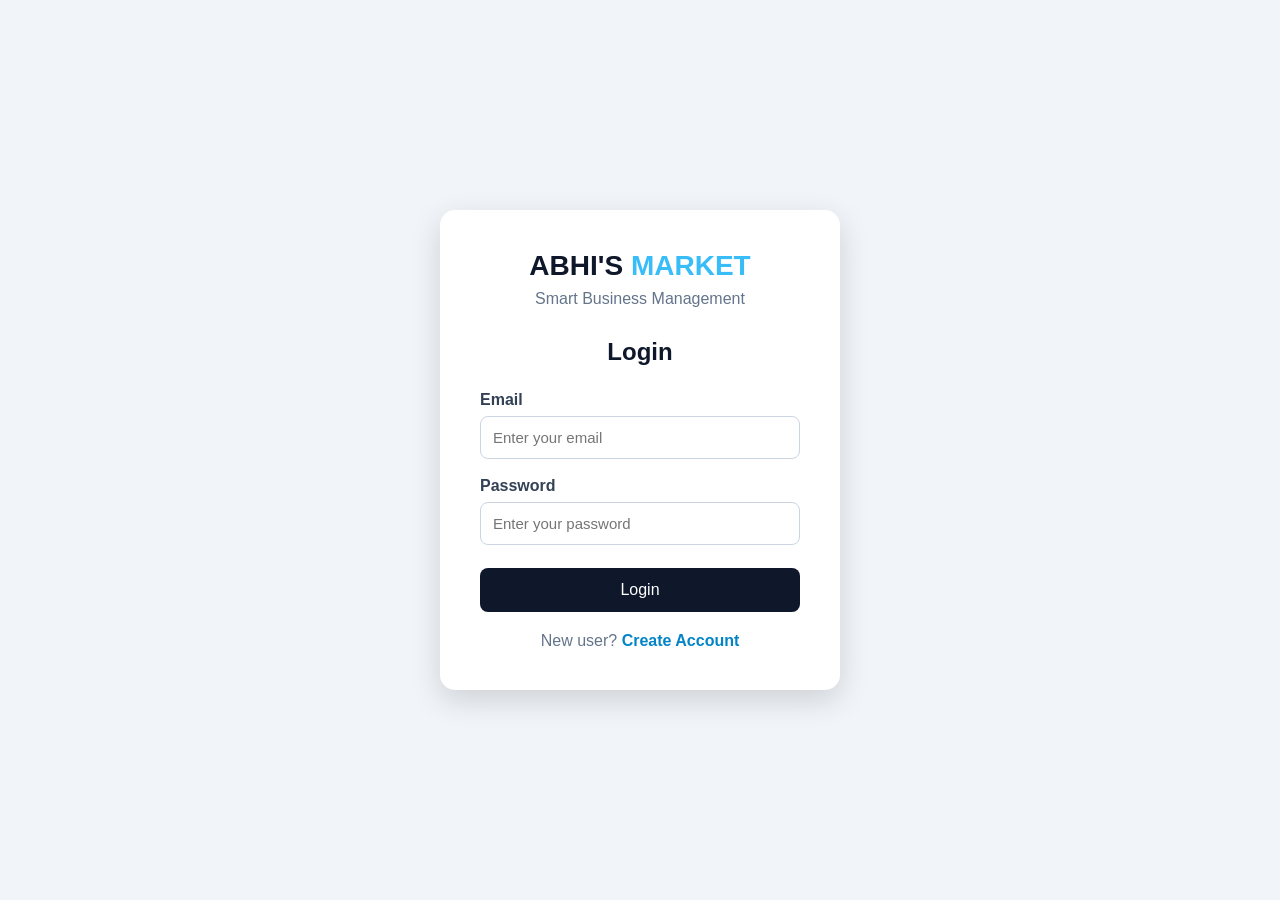
<file: login.html>
<!DOCTYPE html>
<html lang="en">

<head>
    <meta charset="UTF-8">
    <meta name="viewport" content="width=device-width, initial-scale=1.0">

    <title>Login - ABHI'S MARKET</title>

    <style>
        * {
            box-sizing: border-box;
            margin: 0;
            padding: 0;
        }

        body {
            font-family: Arial, sans-serif;
            background: #f1f5f9;
            min-height: 100vh;
            display: flex;
            justify-content: center;
            align-items: center;
        }

        .login-container {
            width: 400px;
            background: white;
            padding: 40px;
            border-radius: 15px;
            box-shadow: 0 10px 30px rgba(0, 0, 0, 0.15);
        }

        .logo {
            text-align: center;
            margin-bottom: 30px;
        }

        .logo h1 {
            color: #0f172a;
            font-size: 28px;
        }

        .logo span {
            color: #38bdf8;
        }

        .logo p {
            color: #64748b;
            margin-top: 8px;
        }

        h2 {
            text-align: center;
            margin-bottom: 25px;
            color: #0f172a;
        }

        .input-group {
            margin-bottom: 18px;
        }

        .input-group label {
            display: block;
            margin-bottom: 7px;
            font-weight: bold;
            color: #334155;
        }

        .input-group input {
            width: 100%;
            padding: 12px;
            border: 1px solid #cbd5e1;
            border-radius: 8px;
            font-size: 15px;
        }

        .input-group input:focus {
            outline: none;
            border-color: #38bdf8;
        }

        .login-btn {
            width: 100%;
            padding: 13px;
            background: #0f172a;
            color: white;
            border: none;
            border-radius: 8px;
            font-size: 16px;
            cursor: pointer;
            margin-top: 5px;
        }

        .login-btn:hover {
            background: #1e293b;
        }

        .register-text {
            text-align: center;
            margin-top: 20px;
            color: #64748b;
        }

        .register-text a {
            color: #0284c7;
            text-decoration: none;
            font-weight: bold;
        }

        #message {
            text-align: center;
            margin-top: 15px;
            font-weight: bold;
        }
    </style>
</head>

<body>

    <div class="login-container">

        <div class="logo">
            <h1>ABHI'S <span>MARKET</span></h1>
            <p>Smart Business Management</p>
        </div>

        <h2>Login</h2>

        <form id="loginForm">

            <div class="input-group">
                <label for="email">Email</label>

                <input
                    type="email"
                    id="email"
                    placeholder="Enter your email"
                    required
                >
            </div>

            <div class="input-group">
                <label for="password">Password</label>

                <input
                    type="password"
                    id="password"
                    placeholder="Enter your password"
                    required
                >
            </div>

            <button type="submit" class="login-btn">
                Login
            </button>

        </form>

        <p id="message"></p>

        <p class="register-text">
            New user?
            <a href="register.html">Create Account</a>
        </p>

    </div>

    <script>

        // Login
        document.getElementById("loginForm")
            .addEventListener("submit", function(event) {

                event.preventDefault();

                const email =
                    document.getElementById("email").value;

                const password =
                    document.getElementById("password").value;

                const savedUser =
                    JSON.parse(localStorage.getItem("user"));

                if (!savedUser) {

                    showMessage(
                        "No account found. Please create an account first.",
                        "red"
                    );

                    return;
                }

                if (
                    email === savedUser.email &&
                    password === savedUser.password
                ) {

                    // Remember logged-in user
                    localStorage.setItem(
                        "loggedIn",
                        "true"
                    );

                    showMessage(
                        "Login successful! Opening ABHI'S MARKET...",
                        "green"
                    );

                    setTimeout(function() {

                        window.location.href = "index.html";

                    }, 1000);

                } else {

                    showMessage(
                        "Incorrect email or password.",
                        "red"
                    );

                }

            });


        // Register
        function registerUser() {

            const name =
                prompt("Enter your name:");

            if (!name) {
                return;
            }

            const email =
                prompt("Enter your email:");

            if (!email) {
                return;
            }

            const password =
                prompt("Create a password:");

            if (!password) {
                return;
            }

            const user = {

                name: name,
                email: email,
                password: password

            };

            localStorage.setItem(
                "user",
                JSON.stringify(user)
            );

            showMessage(
                "Account created! You can now login.",
                "green"
            );

        }


        // Message
        function showMessage(text, color) {

            const message =
                document.getElementById("message");

            message.innerText = text;
            message.style.color = color;

        }

    </script>

</body>

</html>
</file>
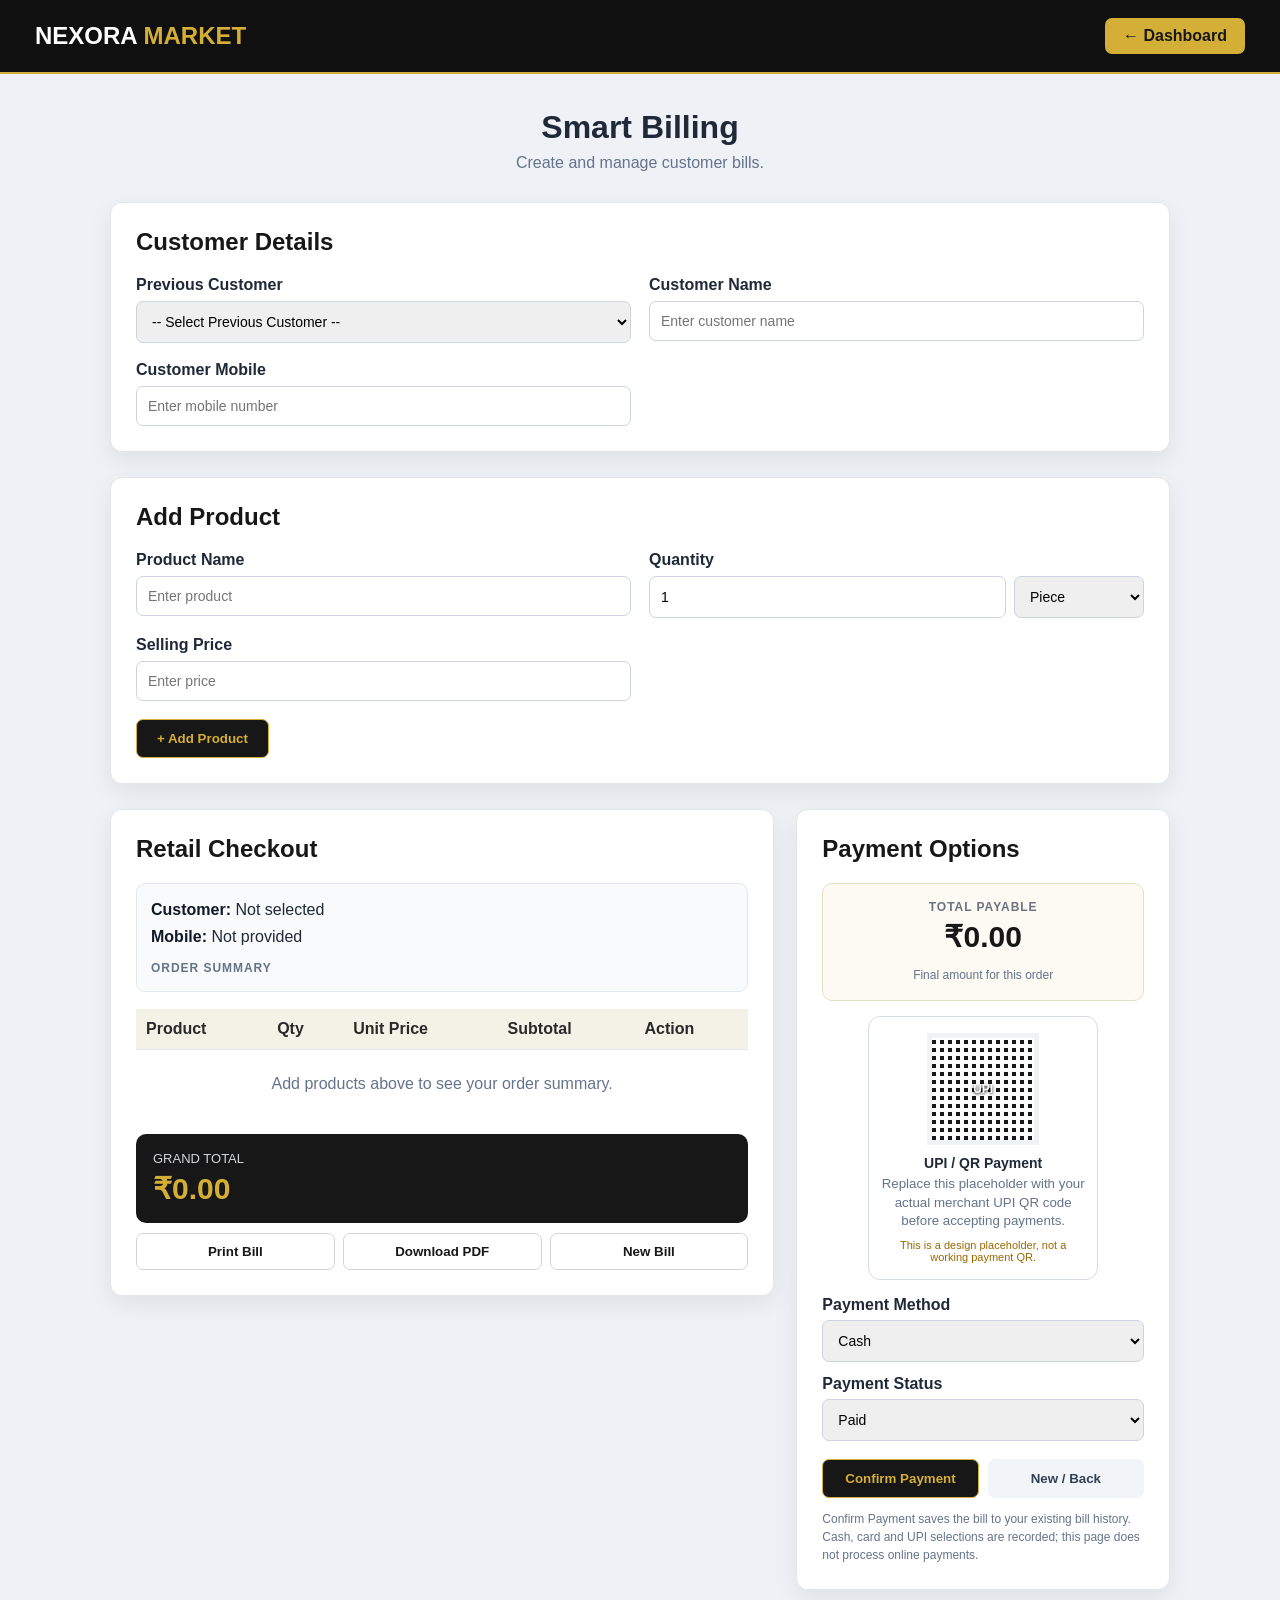
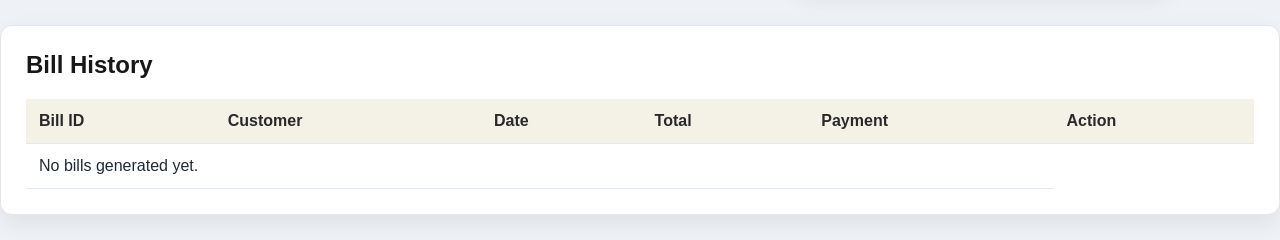
<file: nexora_market_checkout_updated.html>
<!DOCTYPE html>
<html lang="en">

<head>
    <meta charset="UTF-8">
    <meta name="viewport" content="width=device-width, initial-scale=1.0">

    <title>Nexora Market - Smart Billing</title>

    <style>

        * {
            box-sizing: border-box;
            margin: 0;
            padding: 0;
        }

        body {
            font-family: Arial, sans-serif;
            background: #f1f5f9;
            color: #0f172a;
        }

        header {
            background: #0f172a;
            color: white;
            padding: 18px 35px;

            display: flex;
            justify-content: space-between;
            align-items: center;
        }

        .logo {
            font-size: 24px;
            font-weight: bold;
        }

        .logo span {
            color: #38bdf8;
        }

        .back-btn {
            background: #38bdf8;
            color: white;
            text-decoration: none;

            padding: 9px 18px;
            border-radius: 7px;
        }

        .container {
            max-width: 1100px;
            margin: 35px auto;
            padding: 0 20px;
        }

        h1 {
            text-align: center;
            margin-bottom: 8px;
        }

        .subtitle {
            text-align: center;
            color: #64748b;
            margin-bottom: 30px;
        }

        .billing-box {
            background: white;
            padding: 25px;
            border-radius: 12px;

            box-shadow: 0 5px 18px rgba(0, 0, 0, 0.08);

            margin-bottom: 25px;
        }

        .billing-box h2 {
            margin-bottom: 20px;
        }

        .form-grid {
            display: grid;
            grid-template-columns: 1fr 1fr;
            gap: 18px;
        }

        label {
            display: block;
            margin-bottom: 7px;
            font-weight: bold;
        }

        input,
        select {
            width: 100%;
            padding: 11px;

            border: 1px solid #cbd5e1;
            border-radius: 7px;

            font-size: 14px;
        }

        button {
            cursor: pointer;
        }

        .add-btn {
            margin-top: 18px;

            background: #0284c7;
            color: white;

            border: none;

            padding: 11px 20px;

            border-radius: 7px;
        }

        .add-btn:hover {
            background: #0369a1;
        }

        .table-container {
            overflow-x: auto;
        }

        table {
            width: 100%;
            border-collapse: collapse;

            min-width: 700px;
        }

        th,
        td {
            padding: 13px;

            border-bottom: 1px solid #e2e8f0;

            text-align: left;
        }

        th {
            background: #e2e8f0;
        }

        .remove-btn {
            background: #ef4444;
            color: white;

            border: none;

            padding: 6px 10px;

            border-radius: 5px;
        }

        .total-box {
            text-align: right;

            margin-top: 20px;

            font-size: 22px;
            font-weight: bold;
        }

        .payment-section {
            margin-top: 20px;
        }

        .generate-btn {
            width: 100%;

            margin-top: 25px;

            padding: 14px;

            background: #0f172a;

            color: white;

            border: none;

            border-radius: 8px;

            font-size: 16px;
        }

        .generate-btn:hover {
            background: #1e293b;
        }

        .empty {
            text-align: center;

            padding: 25px;

            color: #64748b;
        }

        @media (max-width: 700px) {

            .form-grid {
                grid-template-columns: 1fr;
            }

        }


        /* Nexora Market checkout redesign */
        :root {
            --nexora-black: #171717;
            --nexora-black-deep: #101010;
            --nexora-gold: #d4af37;
            --nexora-gold-dark: #b8941f;
            --nexora-text: #1f2937;
            --nexora-muted: #64748b;
            --nexora-line: #e2e8f0;
        }
        body { background: #eef1f5; color: var(--nexora-text); }
        header { background: var(--nexora-black-deep); border-bottom: 2px solid var(--nexora-gold); }
        .logo span { color: var(--nexora-gold); }
        .back-btn { background: var(--nexora-gold); color: var(--nexora-black); font-weight: 700; }
        .back-btn:hover { background: #e4c65b; }
        .billing-box {
            border: 1px solid #e3e6eb;
            box-shadow: 0 8px 24px rgba(15, 23, 42, .07);
        }
        .billing-box h2 { color: var(--nexora-black); }
        .add-btn { background: var(--nexora-black); color: var(--nexora-gold); border: 1px solid var(--nexora-gold); font-weight: 700; }
        .add-btn:hover { background: #303030; }
        th { background: #f4f1e7; color: #292929; }
        .generate-btn { background: var(--nexora-gold); color: var(--nexora-black); font-weight: 800; }
        .generate-btn:hover { background: #e4c65b; }
        .checkout-grid {
            display: grid;
            grid-template-columns: minmax(0, 1.6fr) minmax(280px, .9fr);
            align-items: start;
            gap: 22px;
            margin-bottom: 25px;
        }
        .checkout-grid .billing-box { margin-bottom: 0; min-width: 0; }
        .order-summary h2, .payment-options h2 { display: flex; align-items: center; gap: 9px; }
        .section-kicker {
            color: var(--nexora-muted);
            font-size: 12px;
            text-transform: uppercase;
            letter-spacing: .08em;
            font-weight: 700;
            margin-bottom: 8px;
        }
        .checkout-customer {
            background: #f8fafc;
            border: 1px solid var(--nexora-line);
            border-radius: 9px;
            padding: 12px 14px;
            margin-bottom: 17px;
            line-height: 1.7;
            overflow-wrap: anywhere;
        }
        .checkout-customer strong { color: #111827; }
        .order-summary table { min-width: 540px; }
        .order-summary th, .order-summary td { padding: 11px 10px; }
        .checkout-total {
            margin-top: 16px;
            background: var(--nexora-black);
            color: white;
            border-radius: 10px;
            padding: 17px;
        }
        .checkout-total .total-label { color: #d1d5db; font-size: 13px; margin-bottom: 5px; }
        .checkout-total .total-value { color: var(--nexora-gold); font-size: 30px; font-weight: 800; }
        .payment-options { background: #fff; }
        .payable-card {
            border: 1px solid #e8dfc1;
            background: #fcfaf3;
            border-radius: 10px;
            padding: 16px;
            text-align: center;
            margin: 12px 0 15px;
        }
        .payable-label { color: #6b7280; font-size: 12px; font-weight: 800; letter-spacing: .08em; }
        .payable-value { color: var(--nexora-black); font-size: 30px; font-weight: 800; margin-top: 5px; }
        .qr-placeholder {
            border: 1px solid #d7dce3;
            border-radius: 12px;
            padding: 16px 12px;
            text-align: center;
            margin: 0 auto 16px;
            max-width: 230px;
            background: #fff;
        }
        .qr-icon {
            width: 112px;
            height: 112px;
            margin: 0 auto 10px;
            display: grid;
            place-items: center;
            border: 5px solid #f1f2f4;
            background:
                repeating-linear-gradient(0deg, #171717 0 4px, #fff 4px 8px),
                repeating-linear-gradient(90deg, transparent 0 4px, #fff 4px 8px);
            background-blend-mode: screen;
            color: #fff;
            font-size: 12px;
            font-weight: 800;
            text-shadow: 0 1px 3px #000;
        }
        .qr-placeholder strong { display: block; font-size: 14px; margin-bottom: 4px; }
        .qr-placeholder small { color: var(--nexora-muted); line-height: 1.4; display: block; }
        .qr-warning { color: #9a6700; font-size: 11px; margin-top: 8px; }
        .payment-fields { display: grid; gap: 13px; }
        .payment-fields label { margin-bottom: 6px; }
        .payment-actions { display: grid; grid-template-columns: 1fr 1fr; gap: 9px; margin-top: 18px; }
        .payment-actions button, .secondary-action {
            border-radius: 7px; padding: 11px 12px; font-weight: 700; border: 1px solid transparent;
        }
        .confirm-payment { background: var(--nexora-black); color: var(--nexora-gold); border-color: var(--nexora-gold) !important; }
        .confirm-payment:hover { background: #303030; }
        .secondary-action { background: #f1f5f9; color: #334155; border-color: #cbd5e1; }
        .bill-tools { display: grid; grid-template-columns: repeat(3, 1fr); gap: 8px; margin-top: 10px; }
        .bill-tools button { background: white; color: var(--nexora-black); border: 1px solid #d1d5db; border-radius: 7px; padding: 10px 8px; font-weight: 700; }
        .bill-tools button:hover { border-color: var(--nexora-gold-dark); background: #fcfaf3; }
        .status-note { margin-top: 12px; font-size: 12px; color: var(--nexora-muted); line-height: 1.5; }
        @media (max-width: 850px) {
            .checkout-grid { grid-template-columns: 1fr; }
            .checkout-grid .billing-box { width: 100%; }
        }
        @media (max-width: 520px) {
            header { padding: 16px; }
            .logo { font-size: 20px; }
            .container { margin: 22px auto; padding: 0 12px; }
            .billing-box { padding: 16px; }
            .payment-actions { grid-template-columns: 1fr; }
            .bill-tools { grid-template-columns: 1fr; }
            .payable-value { font-size: 26px; }
        }
        @media print {
            header, .container > h1, .container > .subtitle, .billing-box:not(.printable) { display: none !important; }
        }

    </style>

</head>


<body>


    <!-- HEADER -->

    <header>

        <div class="logo">
            NEXORA <span>MARKET</span>
        </div>

        <a href="index.html" class="back-btn">
            ← Dashboard
        </a>

    </header>


    <div class="container">


        <h1>
            Smart Billing
        </h1>

        <p class="subtitle">
            Create and manage customer bills.
        </p>


        <!-- CUSTOMER -->

        <div class="billing-box">

    <h2>
        Customer Details
    </h2>

    <div class="form-grid">

        <!-- PREVIOUS CUSTOMER -->

        <div>

            <label>
                Previous Customer
            </label>

            <select
                id="previousCustomer"
                onchange="selectPreviousCustomer()"
            >

                <option value="">
                    -- Select Previous Customer --
                </option>

            </select>

        </div>


        <!-- CUSTOMER NAME -->

        <div>

            <label>
                Customer Name
            </label>

            <input
                type="text"
                id="customerName"
                placeholder="Enter customer name"
                required
            >

        </div>


        <!-- CUSTOMER MOBILE -->

        <div>

            <label>
                Customer Mobile
            </label>

            <input
                type="tel"
                id="customerMobile"
                placeholder="Enter mobile number"
            >

        </div>

    </div>

</div>


        <!-- ADD PRODUCT -->

        <div class="billing-box">

            <h2>
                Add Product
            </h2>

            <div class="form-grid">

                <div>

                    <label>
                        Product Name
                    </label>

                    <input
                        type="text"
                        id="productName"
                        placeholder="Enter product"
                    >

                </div>


                <div>

                    <label>
    Quantity
</label>

<div style="display: flex; gap: 8px;">

    <input
        type="number"
        id="quantity"
        placeholder="Enter quantity"
        min="0.001"
        step="0.001"
        value="1"
        style="flex: 1;"
    >

    <select
        id="quantityUnit"
        style="width: 130px;"
    >

        <option value="Piece">Piece</option>
        <option value="Kg">Kg</option>
        <option value="Gram">Gram</option>
        <option value="Litre">Litre</option>
        <option value="Millilitre">ml</option>
        <option value="Packet">Packet</option>
        <option value="Box">Box</option>
        <option value="Bottle">Bottle</option>
        <option value="Dozen">Dozen</option>

    </select>

</div>

                </div>


                <div>

                    <label>
                        Selling Price
                    </label>

                    <input
                        type="number"
                        id="price"
                        min="0"
                        step="0.01"
                        placeholder="Enter price"
                    >

                </div>

            </div>


            <button
                class="add-btn"
                onclick="addItem()"
            >
                + Add Product
            </button>

        </div>


        <!-- CHECKOUT: order summary + payment options -->
        <div class="checkout-grid">
            <section class="billing-box order-summary">
                <h2>Retail Checkout</h2>
                <div class="checkout-customer">
                    <div><strong>Customer:</strong> <span id="checkoutCustomer">Not selected</span></div>
                    <div><strong>Mobile:</strong> <span id="checkoutMobile">Not provided</span></div>
                    <div class="section-kicker" style="margin-top:8px;margin-bottom:0;">Order Summary</div>
                </div>
                <div class="table-container">
                    <table>
                        <thead>
                            <tr>
                                <th>Product</th>
                                <th>Qty</th>
                                <th>Unit Price</th>
                                <th>Subtotal</th>
                                <th>Action</th>
                            </tr>
                        </thead>
                        <tbody id="billTable"></tbody>
                    </table>
                </div>
                <div id="emptyBillMessage" class="empty">Add products above to see your order summary.</div>
                <div class="checkout-total">
                    <div class="total-label">GRAND TOTAL</div>
                    <div class="total-value" id="totalAmount">₹0.00</div>
                </div>
                <div class="bill-tools">
                    <button type="button" onclick="printCurrentBill()">Print Bill</button>
                    <button type="button" onclick="downloadBillPDF()">Download PDF</button>
                    <button type="button" onclick="resetNewBill()">New Bill</button>
                </div>
            </section>

            <aside class="billing-box payment-options">
                <h2>Payment Options</h2>
                <div class="payable-card">
                    <div class="payable-label">TOTAL PAYABLE</div>
                    <div class="payable-value" id="paymentTotal">₹0.00</div>
                    <div class="status-note">Final amount for this order</div>
                </div>
                <div class="qr-placeholder">
                    <div class="qr-icon" aria-hidden="true">UPI</div>
                    <strong>UPI / QR Payment</strong>
                    <small>Replace this placeholder with your actual merchant UPI QR code before accepting payments.</small>
                    <div class="qr-warning">This is a design placeholder, not a working payment QR.</div>
                </div>
                <div class="payment-fields">
                    <div>
                        <label for="paymentMethod">Payment Method</label>
                        <select id="paymentMethod">
                            <option value="Cash">Cash</option>
                            <option value="UPI">UPI</option>
                            <option value="Card">Card</option>
                            <option value="Net Banking">Net Banking</option>
                        </select>
                    </div>
                    <div>
                        <label for="paymentType">Payment Status</label>
                        <select id="paymentType">
                            <option value="Paid">Paid</option>
                            <option value="Pay Later">Unpaid / Pay Later</option>
                        </select>
                    </div>
                </div>
                <div class="payment-actions">
                    <button id="generateBill" class="confirm-payment" type="button" onclick="generateBill()">Confirm Payment</button>
                    <button class="secondary-action" type="button" onclick="resetNewBill()">New / Back</button>
                </div>
                <p class="status-note">Confirm Payment saves the bill to your existing bill history. Cash, card and UPI selections are recorded; this page does not process online payments.</p>
            </aside>
        </div>

    </div>

    <div class="billing-box">
    <h2>Bill History</h2>

    <div style="overflow-x:auto;">
        <table>
            <thead>
                <tr>
                    <th>Bill ID</th>
                    <th>Customer</th>
                    <th>Date</th>
                    <th>Total</th>
                    <th>Payment</th>
                    <th>Action</th>
                </tr>
            </thead>

            <tbody id="billHistoryTable">
                <tr>
                    <td colspan="5">Loading bills...</td>
                </tr>
            </tbody>
        </table>
    </div>
</div>

    <script>
        function loadBillHistory() {

    const billHistoryTable = document.getElementById("billHistoryTable");

    const bills = JSON.parse(localStorage.getItem("bills")) || [];

    billHistoryTable.innerHTML = "";

    if (bills.length === 0) {
        billHistoryTable.innerHTML = `
            <tr>
                <td colspan="5">No bills generated yet.</td>
            </tr>
        `;
        return;
    }

    bills.slice().reverse().forEach(function (bill) {

    const row = document.createElement("tr");

    const values = [
        bill.billID,
        bill.customer,
        bill.date,
        "₹" + Number(bill.total).toFixed(2),
        bill.paymentType
    ];

    values.forEach(function (value) {

        const cell = document.createElement("td");
        cell.textContent = value ?? "";
        row.appendChild(cell);

    });

    const actionCell = document.createElement("td");

    const viewButton = document.createElement("button");
    viewButton.textContent = "View Bill";
    viewButton.style.marginRight = "5px";
    viewButton.onclick = function () {
        viewBill(bill);
    };

    const printButton = document.createElement("button");
    printButton.textContent = "Print";
    printButton.onclick = function () {
        printBill(bill);
    };

    actionCell.appendChild(viewButton);
    actionCell.appendChild(printButton);

    row.appendChild(actionCell);

    billHistoryTable.appendChild(row);

});

}

loadBillHistory();

        // Current bill items

        let billItems = [];
        window.addEventListener("DOMContentLoaded", updateCheckoutCustomer);


        // --------------------------------------
        // ADD ITEM
        // --------------------------------------

        window.addItem = function() {

            const product =
                document
                .getElementById("productName")
                .value
                .trim();


            const quantity =
                Number(
                    document
                    .getElementById("quantity")
                    .value
                );


            const price =
                Number(
                    document
                    .getElementById("price")
                    .value
                );


            if (product === "") {
    alert("Enter product name.");
    return;
}



            if (quantity <= 0) {

                alert("Enter valid quantity.");

                return;

            }


            if (price <= 0) {

                alert("Enter valid price.");

                return;

            }


            const unit = document.getElementById("quantityUnit").value;
            const amount = quantity * price;


            billItems.push({

                product: product,

                quantity: quantity,
                unit: unit,
                price: price,
                amount: amount

            });


            displayBill();


            // Clear fields

            document
                .getElementById("productName")
                .value = "";


            document
                .getElementById("quantity")
                .value = 1;


            document
                .getElementById("price")
                .value = "";

        }


        // --------------------------------------
        // DISPLAY BILL
        // --------------------------------------

        function displayBill() {

            const table =
                document.getElementById("billTable");


            table.innerHTML = "";


            let total = 0;


            billItems.forEach(function(item, index) {

                total += item.amount;


                const row =
                    document.createElement("tr");


                row.innerHTML = `

                    <td>
                        ${item.product}
                    </td>

                    <td>
                        ${item.quantity} ${item.unit || "Piece"}
                    </td>

                    <td>
                        ₹${item.price.toFixed(2)}
                    </td>

                    <td>
                        ₹${item.amount.toFixed(2)}
                    </td>

                    <td>

                        <button
                            class="remove-btn"
                            onclick="removeItem(${index})"
                        >
                            Remove
                        </button>

                    </td>

                `;


                table.appendChild(row);

            });


            document.getElementById("totalAmount").innerText = "₹" + total.toFixed(2);
            const paymentTotal = document.getElementById("paymentTotal");
            if (paymentTotal) paymentTotal.innerText = "₹" + total.toFixed(2);
            const emptyMessage = document.getElementById("emptyBillMessage");
            if (emptyMessage) emptyMessage.style.display = billItems.length ? "none" : "block";
            updateCheckoutCustomer();

        }


        // --------------------------------------
        // REMOVE ITEM
        // --------------------------------------

        function removeItem(index) {

            billItems.splice(index, 1);

            displayBill();

        }


        function updateCheckoutCustomer() {
            const customerName = document.getElementById("customerName");
            const customerMobile = document.getElementById("customerMobile");
            const checkoutCustomer = document.getElementById("checkoutCustomer");
            const checkoutMobile = document.getElementById("checkoutMobile");
            if (checkoutCustomer) checkoutCustomer.textContent = customerName && customerName.value.trim() ? customerName.value.trim() : "Not selected";
            if (checkoutMobile) checkoutMobile.textContent = customerMobile && customerMobile.value.trim() ? customerMobile.value.trim() : "Not provided";
        }

        ["customerName", "customerMobile"].forEach(function(id) {
            const field = document.getElementById(id);
            if (field) field.addEventListener("input", updateCheckoutCustomer);
        });

        window.resetNewBill = function() {
            if (billItems.length && !confirm("Clear the current unsaved bill and start a new one?")) return;
            billItems = [];
            displayBill();
            ["customerName", "customerMobile", "productName", "price"].forEach(function(id) {
                const field = document.getElementById(id);
                if (field) field.value = "";
            });
            const quantity = document.getElementById("quantity");
            if (quantity) quantity.value = "1";
            const unit = document.getElementById("quantityUnit");
            if (unit) unit.value = "Piece";
            const paymentMethod = document.getElementById("paymentMethod");
            if (paymentMethod) paymentMethod.value = "Cash";
            const paymentType = document.getElementById("paymentType");
            if (paymentType) paymentType.value = "Paid";
            updateCheckoutCustomer();
        };

        function makeCurrentDraftBill() {
            const customerField = document.getElementById("customerName");
            const mobileField = document.getElementById("customerMobile");
            const paymentTypeField = document.getElementById("paymentType");
            const paymentMethodField = document.getElementById("paymentMethod");
            return {
                billID: "DRAFT",
                customer: customerField && customerField.value.trim() ? customerField.value.trim() : "Walk-in Customer",
                mobile: mobileField ? mobileField.value.trim() : "",
                date: new Date().toLocaleString("en-IN"),
                items: billItems.map(function(item) { return Object.assign({}, item); }),
                total: billItems.reduce(function(sum, item) { return sum + Number(item.amount || 0); }, 0),
                paymentType: paymentTypeField ? paymentTypeField.value : "Paid",
                paymentMethod: paymentMethodField ? paymentMethodField.value : "Cash"
            };
        }

        window.printCurrentBill = function() {
            if (!billItems.length) { alert("Add at least one product before printing."); return; }
            printBill(makeCurrentDraftBill());
        };

        window.downloadBillPDF = function() {
            if (!billItems.length) { alert("Add at least one product before downloading the bill."); return; }
            alert("In the print dialog, choose 'Save as PDF' as the printer destination.");
            printBill(makeCurrentDraftBill());
        };

        // --------------------------------------
        // GENERATE BILL
        // --------------------------------------

        function generateBill() {

            const customer =
                document
                .getElementById("customerName")
                .value
                .trim();


            const mobile =
                document
                .getElementById("customerMobile")
                .value
                .trim();


            const payment =
                document
                .getElementById("paymentType")
                .value;


            if (customer === "") {

                alert("Enter customer name.");

                return;

            }


            if (billItems.length === 0) {

                alert("Add at least one product.");

                return;

            }


            let total = 0;


            billItems.forEach(function(item) {

                total += item.amount;

            });


            const billID =
                "B" +
                Date.now()
                .toString()
                .slice(-6);


            const bill = {

                billID: billID,

                customer: customer,

                mobile: mobile,

                date:
                    new Date()
                    .toLocaleString("en-IN"),

                items: billItems,

                total: total,

                paymentType: payment,
                paymentMethod: document.getElementById("paymentMethod").value

            };


            // --------------------------------------
// SAVE CUSTOMER SEPARATELY
// --------------------------------------

let customers =
    JSON.parse(
        localStorage.getItem("customers")
    ) || [];

// Check whether customer already exists
const existingCustomer =
    customers.find(function(existing) {

        return existing.mobile === mobile &&
               mobile !== "";

    });

// Save only new customer
if (!existingCustomer) {

    const newCustomer = {

        customerID:
            "C" +
            Date.now()
            .toString()
            .slice(-6),

        name: customer,

        mobile: mobile,

        dateAdded:
            new Date()
            .toLocaleString("en-IN")

    };

    customers.push(newCustomer);

    localStorage.setItem(
        "customers",
        JSON.stringify(customers)
    );

}


            // Get previous bills

            let bills =
                JSON.parse(
                    localStorage.getItem("bills")
                ) || [];


            // Save bill

            bills.push(bill);


            localStorage.setItem(
                "bills",
                JSON.stringify(bills)
            );
            loadBillHistory();

            alert(

                "Bill Generated Successfully!\n\n" +

                "Bill ID: " +
                billID +

                "\nCustomer: " +
                customer +

                "\nTotal: ₹" +
                total.toFixed(2) +

                "\nPayment: " +
                payment

            );


            console.log(
                "New Bill:",
                bill
            );


            // Reset

            billItems = [];

            displayBill();


            document
                .getElementById("customerName")
                .value = "";


            document
                .getElementById("customerMobile")
                .value = "";

        }

        window.viewBill = function(bill) {

    let details = "NEXORA MARKET\n";
    details += "----------------------\n";
    details += "Bill ID: " + bill.billID + "\n";
    details += "Customer: " + bill.customer + "\n";
    details += "Mobile: " + (bill.mobile || "N/A") + "\n";
    details += "Date: " + bill.date + "\n";
    details += "----------------------\n";

    (bill.items || []).forEach(function(item) {

        details += item.product + "\n";
        details += "Quantity: " + item.quantity + " " + (item.unit || "") + "\n";
        details += "Price: ₹" + Number(item.price).toFixed(2) + "\n";
        details += "Amount: ₹" + Number(item.amount).toFixed(2) + "\n\n";

    });

    details += "----------------------\n";
    details += "Total: ₹" + Number(bill.total).toFixed(2) + "\n";
    details += "Payment: " + bill.paymentType;

    alert(details);
};


window.printBill = function(bill) {

    const rows = bill.items.map(function(item) {
        return `
            <tr>
                <td>${item.product}</td>
                <td>${item.quantity} ${item.unit || "Piece"}</td>
                <td>₹${Number(item.price).toFixed(2)}</td>
                <td>₹${Number(item.amount).toFixed(2)}</td>
            </tr>
        `;
    }).join("");

    const printWindow = window.open("", "_blank");

    if (!printWindow) {
        alert("Allow pop-ups in Chrome to print the bill.");
        return;
    }

    printWindow.document.write(`
        <html>
        <head>
            <title>Nexora Market Bill</title>
            <style>
                body { font-family: Arial, sans-serif; padding: 28px; color: #171717; }
                h2, .center { text-align: center; }
                .brand { border-bottom: 3px solid #d4af37; padding-bottom: 12px; margin-bottom: 18px; }
                .brand h2 { letter-spacing: 1px; }
                .meta { display: grid; grid-template-columns: 1fr 1fr; gap: 8px; }
                table { width: 100%; border-collapse: collapse; margin-top: 20px; }
                th, td { border: 1px solid #d7d7d7; padding: 10px; text-align: left; }
                th { background: #f4f1e7; }
                .total { text-align: right; font-size: 22px; font-weight: bold; border-top: 2px solid #d4af37; padding-top: 14px; }
                .payment { text-align: right; color: #444; }
                .thanks { border-top: 1px solid #d4af37; padding-top: 14px; margin-top: 24px; }
            </style>
        </head>
        <body>
            <div class="brand">
                <h2>NEXORA MARKET</h2>
                <p class="center">Retail Management System</p>
            </div>
            <div class="meta">
                <p><strong>Bill ID:</strong> ${bill.billID}</p>
                <p><strong>Date:</strong> ${bill.date}</p>
                <p><strong>Customer:</strong> ${bill.customer}</p>
                <p><strong>Mobile:</strong> ${bill.mobile || "N/A"}</p>
            </div>

            <table>
                <tr>
                    <th>Product</th>
                    <th>Quantity</th>
                    <th>Price</th>
                    <th>Amount</th>
                </tr>
                ${rows}
            </table>

            <p class="total">
                Total: ₹${Number(bill.total).toFixed(2)}
            </p>

            <p class="payment"><strong>Payment Method:</strong> ${bill.paymentMethod || "N/A"}</p>
            <p class="payment"><strong>Payment Status:</strong> ${bill.paymentType || "N/A"}</p>
            <p class="center thanks">Thank you for shopping with us!</p>
        </body>
        </html>
    `);

    printWindow.document.close();
    printWindow.print();

};

    </script>


</body>

</html>
</file>
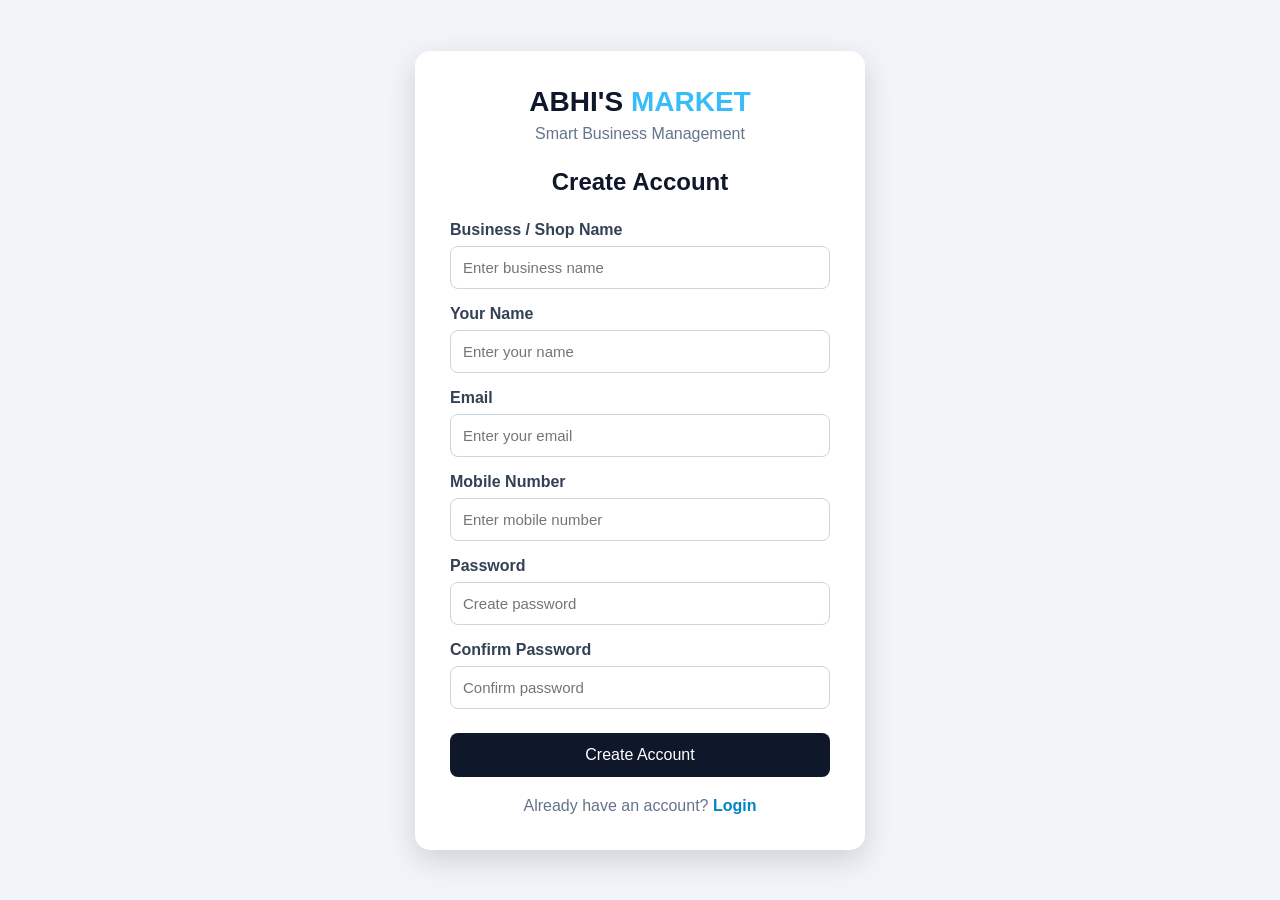
<file: register.html>
<!DOCTYPE html>
<html lang="en">

<head>
    <meta charset="UTF-8">
    <meta name="viewport" content="width=device-width, initial-scale=1.0">

    <title>Create Account - ABHI'S MARKET</title>

    <style>
        * {
            box-sizing: border-box;
            margin: 0;
            padding: 0;
        }

        body {
            font-family: Arial, sans-serif;
            background: #f1f5f9;
            min-height: 100vh;

            display: flex;
            justify-content: center;
            align-items: center;

            padding: 30px;
        }

        .register-container {
            width: 450px;
            background: white;
            padding: 35px;
            border-radius: 15px;

            box-shadow: 0 10px 30px rgba(0, 0, 0, 0.15);
        }

        .logo {
            text-align: center;
            margin-bottom: 25px;
        }

        .logo h1 {
            color: #0f172a;
            font-size: 28px;
        }

        .logo span {
            color: #38bdf8;
        }

        .logo p {
            color: #64748b;
            margin-top: 7px;
        }

        h2 {
            text-align: center;
            color: #0f172a;
            margin-bottom: 25px;
        }

        .input-group {
            margin-bottom: 16px;
        }

        .input-group label {
            display: block;
            margin-bottom: 7px;

            font-weight: bold;
            color: #334155;
        }

        .input-group input {
            width: 100%;
            padding: 12px;

            border: 1px solid #cbd5e1;
            border-radius: 8px;

            font-size: 15px;
        }

        .input-group input:focus {
            outline: none;
            border-color: #38bdf8;
        }

        .register-btn {
            width: 100%;
            padding: 13px;

            margin-top: 8px;

            background: #0f172a;
            color: white;

            border: none;
            border-radius: 8px;

            font-size: 16px;
            cursor: pointer;
        }

        .register-btn:hover {
            background: #1e293b;
        }

        .login-text {
            text-align: center;
            margin-top: 20px;

            color: #64748b;
        }

        .login-text a {
            color: #0284c7;
            text-decoration: none;
            font-weight: bold;
        }

        #message {
            text-align: center;
            margin-top: 15px;
            font-weight: bold;
        }
    </style>

</head>


<body>

    <div class="register-container">

        <!-- LOGO -->

        <div class="logo">

            <h1>
                ABHI'S <span>MARKET</span>
            </h1>

            <p>
                Smart Business Management
            </p>

        </div>


        <!-- TITLE -->

        <h2>
            Create Account
        </h2>


        <!-- REGISTRATION FORM -->

        <form id="registerForm">


            <!-- BUSINESS NAME -->

            <div class="input-group">

                <label for="shopName">
                    Business / Shop Name
                </label>

                <input
                    type="text"
                    id="shopName"
                    placeholder="Enter business name"
                    required
                >

            </div>


            <!-- USER NAME -->

            <div class="input-group">

                <label for="userName">
                    Your Name
                </label>

                <input
                    type="text"
                    id="userName"
                    placeholder="Enter your name"
                    required
                >

            </div>


            <!-- EMAIL -->

            <div class="input-group">

                <label for="email">
                    Email
                </label>

                <input
                    type="email"
                    id="email"
                    placeholder="Enter your email"
                    required
                >

            </div>


            <!-- MOBILE -->

            <div class="input-group">

                <label for="mobile">
                    Mobile Number
                </label>

                <input
                    type="tel"
                    id="mobile"
                    placeholder="Enter mobile number"
                    required
                >

            </div>


            <!-- PASSWORD -->

            <div class="input-group">

                <label for="password">
                    Password
                </label>

                <input
                    type="password"
                    id="password"
                    placeholder="Create password"
                    required
                >

            </div>


            <!-- CONFIRM PASSWORD -->

            <div class="input-group">

                <label for="confirmPassword">
                    Confirm Password
                </label>

                <input
                    type="password"
                    id="confirmPassword"
                    placeholder="Confirm password"
                    required
                >

            </div>


            <!-- CREATE ACCOUNT BUTTON -->

            <button
                type="submit"
                class="register-btn"
            >
                Create Account
            </button>


        </form>


        <!-- MESSAGE -->

        <p id="message"></p>


        <!-- LOGIN LINK -->

        <p class="login-text">

            Already have an account?

            <a href="login.html">
                Login
            </a>

        </p>

    </div>


    <!-- JAVASCRIPT -->

    <script>

        document
            .getElementById("registerForm")
            .addEventListener("submit", function(event) {

                event.preventDefault();


                // Get form values

                const shopName =
                    document.getElementById("shopName").value.trim();

                const userName =
                    document.getElementById("userName").value.trim();

                const email =
                    document.getElementById("email").value.trim();

                const mobile =
                    document.getElementById("mobile").value.trim();

                const password =
                    document.getElementById("password").value;

                const confirmPassword =
                    document.getElementById("confirmPassword").value;


                // Check password

                if (password !== confirmPassword) {

                    showMessage(
                        "Passwords do not match.",
                        "red"
                    );

                    return;
                }


                // Create user object

                const user = {

                    shopName: shopName,

                    name: userName,

                    email: email,

                    mobile: mobile,

                    password: password

                };


                // Save user temporarily

                localStorage.setItem(
                    "user",
                    JSON.stringify(user)
                );


                // Show success message

                showMessage(
                    "Account created successfully!",
                    "green"
                );


                // Go to login page

                setTimeout(function() {

                    window.location.href = "login.html";

                }, 1200);

            });


        // Message function

        function showMessage(text, color) {

            const message =
                document.getElementById("message");

            message.innerText = text;

            message.style.color = color;

        }

    </script>

</body>

</html>
</file>
<file: style.css>
/* =========================
   ABHI'S MARKET
   MAIN WEBSITE STYLE
   ========================= */

* {
    margin: 0;
    padding: 0;
    box-sizing: border-box;
}

html {
    scroll-behavior: smooth;
}

body {
    font-family: Arial, Helvetica, sans-serif;
    background: #f5f7fb;
    color: #1f2937;
    line-height: 1.6;
}


/* =========================
   NAVIGATION BAR
   ========================= */

header {
    background: #0f172a;
    color: white;
    padding: 15px 35px;

    display: flex;
    align-items: center;
    gap: 30px;

    position: sticky;
    top: 0;
    z-index: 1000;

    box-shadow: 0 3px 15px rgba(0, 0, 0, 0.15);
}

.logo {
    font-size: 26px;
    font-weight: bold;
    letter-spacing: 1px;
}

.logo span {
    color: #38bdf8;
}


/* =========================
   NAVIGATION LINKS
   ========================= */

nav {
    display: flex;
    align-items: center;
    gap: 20px;
}

nav a {
    color: white;
    text-decoration: none;
    font-size: 14px;
    font-weight: 500;

    padding: 8px 4px;

    transition: 0.3s;
}

nav a:hover {
    color: #38bdf8;
}


/* =========================
   HOME / HERO SECTION
   ========================= */

.hero {
    min-height: 620px;

    display: flex;
    align-items: center;
    justify-content: center;

    text-align: center;

    padding: 80px 20px;

    background:
        linear-gradient(
            135deg,
            #0f172a,
            #1d4ed8
        );

    color: white;
}

.hero-content {
    max-width: 900px;
}

.hero h1 {
    font-size: 58px;
    margin-bottom: 20px;
    letter-spacing: 1px;
}

.hero h1 span {
    color: #38bdf8;
}

.hero p {
    font-size: 20px;
    max-width: 750px;
    margin: auto;
    color: #e2e8f0;
}


/* =========================
   BUTTONS
   ========================= */

.btn {
    display: inline-block;

    padding: 13px 26px;

    margin: 25px 8px 0;

    border-radius: 8px;

    text-decoration: none;

    font-weight: bold;

    cursor: pointer;

    border: none;

    transition: 0.3s;
}

.btn-primary {
    background: #38bdf8;
    color: #0f172a;
}

.btn-primary:hover {
    background: #7dd3fc;
    transform: translateY(-2px);
}

.btn-secondary {
    background: transparent;
    color: white;

    border: 1px solid white;
}

.btn-secondary:hover {
    background: white;
    color: #0f172a;
}


/* =========================
   GENERAL SECTION
   ========================= */

.container {
    max-width: 1200px;

    margin: auto;

    padding: 70px 25px;
}

.section-title {
    text-align: center;

    font-size: 34px;

    color: #0f172a;

    margin-bottom: 45px;
}

.section-title span {
    color: #2563eb;
}


/* =========================
   FEATURE CARDS
   ========================= */

.cards {
    display: grid;

    grid-template-columns:
        repeat(4, 1fr);

    gap: 22px;
}

.card {
    background: white;

    padding: 28px;

    border-radius: 14px;

    box-shadow:
        0 5px 20px
        rgba(0, 0, 0, 0.07);

    transition: 0.3s;
}

.card:hover {
    transform: translateY(-7px);

    box-shadow:
        0 12px 30px
        rgba(0, 0, 0, 0.12);
}

.card-icon {
    font-size: 38px;

    margin-bottom: 15px;
}

.card h3 {
    color: #0f172a;

    margin-bottom: 10px;

    font-size: 20px;
}

.card p {
    color: #64748b;

    font-size: 15px;
}


/* =========================
   DASHBOARD
   ========================= */

.dashboard-section {
    background: #eef2ff;
}

.stats {
    display: grid;

    grid-template-columns:
        repeat(4, 1fr);

    gap: 20px;

    margin-bottom: 35px;
}

.stat-card {
    background: white;

    padding: 25px;

    border-radius: 14px;

    box-shadow:
        0 4px 15px
        rgba(0, 0, 0, 0.07);
}

.stat-card h4 {
    color: #64748b;

    font-size: 14px;

    margin-bottom: 8px;
}

.stat-card h2 {
    color: #0f172a;

    font-size: 30px;
}


/* =========================
   ANALYTICS
   ========================= */

.analytics-grid {
    display: grid;

    grid-template-columns:
        repeat(2, 1fr);

    gap: 25px;
}

.analytics-card {
    background: white;

    padding: 30px;

    border-radius: 14px;

    box-shadow:
        0 4px 15px
        rgba(0, 0, 0, 0.07);
}

.analytics-card h3 {
    color: #0f172a;

    margin-bottom: 15px;

    font-size: 22px;
}

.analytics-card p {
    color: #64748b;
}


/* =========================
   HIGHLIGHT BOX
   ========================= */

.highlight {
    background: #e0f2fe;

    padding: 18px;

    border-radius: 10px;

    margin-top: 20px;

    border-left: 5px solid #0284c7;
}

.highlight strong {
    color: #0f172a;
}


/* =========================
   MARKET BASKET
   ========================= */

.market-basket {
    background: white;
}

.basket-box {
    display: grid;

    grid-template-columns:
        repeat(3, 1fr);

    gap: 20px;
}

.product-pair {
    background: #f8fafc;

    padding: 25px;

    border-radius: 12px;

    text-align: center;

    border: 1px solid #e2e8f0;
}

.product-pair h3 {
    color: #0f172a;

    margin-bottom: 10px;
}

.confidence {
    color: #2563eb;

    font-weight: bold;

    margin-top: 10px;
}


/* =========================
   TABLE
   ========================= */

.table-container {
    overflow-x: auto;
}

table {
    width: 100%;

    border-collapse: collapse;

    background: white;

    border-radius: 12px;

    overflow: hidden;

    box-shadow:
        0 4px 15px
        rgba(0, 0, 0, 0.06);
}

th,
td {
    padding: 16px;

    text-align: left;

    border-bottom: 1px solid #e2e8f0;
}

th {
    background: #0f172a;

    color: white;
}

td {
    color: #475569;
}

tr:hover {
    background: #f8fafc;
}


/* =========================
   NOTIFICATIONS
   ========================= */

.notifications {
    display: grid;

    grid-template-columns:
        repeat(3, 1fr);

    gap: 20px;
}

.notification {
    background: white;

    padding: 22px;

    border-radius: 12px;

    border-left: 5px solid #2563eb;

    box-shadow:
        0 4px 15px
        rgba(0, 0, 0, 0.06);
}

.notification h3 {
    margin-bottom: 8px;

    color: #0f172a;
}

.notification p {
    color: #64748b;
}


/* =========================
   CTA SECTION
   ========================= */

.cta {
    text-align: center;

    background:
        linear-gradient(
            135deg,
            #0f172a,
            #1d4ed8
        );

    color: white;

    padding: 80px 20px;
}

.cta h2 {
    font-size: 38px;

    margin-bottom: 15px;
}

.cta p {
    color: #dbeafe;

    font-size: 18px;
}


/* =========================
   FOOTER
   ========================= */

footer {
    background: #020617;

    color: #cbd5e1;

    text-align: center;

    padding: 30px 20px;

    font-size: 14px;
}

footer strong {
    color: white;
}


/* =========================
   MOBILE RESPONSIVE
   ========================= */

@media (max-width: 1100px) {

    header {
        padding: 18px 25px;
    }

    nav {
        gap: 10px;
    }

    nav a {
        font-size: 13px;
    }

    .cards {
        grid-template-columns:
            repeat(2, 1fr);
    }

    .stats {
        grid-template-columns:
            repeat(2, 1fr);
    }

    .basket-box {
        grid-template-columns:
            repeat(2, 1fr);
    }
}


@media (max-width: 750px) {

    header {
        flex-direction: column;

        gap: 15px;
    }

    nav {
        flex-wrap: wrap;

        justify-content: center;
    }

    .hero h1 {
        font-size: 42px;
    }

    .hero p {
        font-size: 17px;
    }

    .cards {
        grid-template-columns: 1fr;
    }

    .stats {
        grid-template-columns: 1fr;
    }

    .analytics-grid {
        grid-template-columns: 1fr;
    }

    .basket-box {
        grid-template-columns: 1fr;
    }

    .notifications {
        grid-template-columns: 1fr;
    }
}


@media (max-width: 450px) {

    .hero h1 {
        font-size: 34px;
    }

    .section-title {
        font-size: 28px;
    }

    .container {
        padding: 50px 18px;
    }
}


/* ==========================================
   NEXORA MARKET - MARKET BASKET DASHBOARD
========================================== */

.market-basket-controls {
    display: flex;
    align-items: center;
    flex-wrap: wrap;
    gap: 15px;
    padding: 20px;
    margin: 20px 0;
    background: #ffffff;
    border: 1px solid #e2e8f0;
    border-radius: 12px;
    box-shadow: 0 4px 15px rgba(0, 0, 0, 0.04);
}

.market-basket-controls label {
    font-weight: 600;
    color: #334155;
}

.market-basket-controls input {
    width: 90px;
    padding: 10px;
    border: 1px solid #cbd5e1;
    border-radius: 7px;
    outline: none;
    font-size: 14px;
}

.market-basket-controls input:focus {
    border-color: #2563eb;
    box-shadow: 0 0 0 3px rgba(37, 99, 235, 0.12);
}

.market-basket-controls button {
    background: #2563eb;
    color: white;
    border: none;
    padding: 11px 20px;
    border-radius: 7px;
    font-weight: 600;
    cursor: pointer;
    transition: 0.3s;
}

.market-basket-controls button:hover {
    background: #1d4ed8;
    transform: translateY(-2px);
}

/* RESULTS GRID */

.basket-results-grid {
    display: grid;
    grid-template-columns: repeat(auto-fit, minmax(260px, 1fr));
    gap: 18px;
    margin-top: 20px;
}

/* ASSOCIATION RULE CARD */

.product-pair {
    background: #ffffff;
    border: 1px solid #e2e8f0;
    border-radius: 12px;
    padding: 22px;
    text-align: left;
    box-shadow: 0 4px 12px rgba(0, 0, 0, 0.04);
    transition: 0.3s;
}

.product-pair:hover {
    transform: translateY(-4px);
    box-shadow: 0 10px 25px rgba(0, 0, 0, 0.08);
    border-color: #93c5fd;
}

.product-pair h3 {
    color: #1e293b;
    font-size: 18px;
    margin-bottom: 12px;
}

.product-pair p {
    color: #64748b;
    line-height: 1.6;
    font-size: 14px;
}

/* METRIC BADGES */

.product-pair .confidence {
    display: inline-block;
    background: #eff6ff;
    color: #1d4ed8;
    padding: 8px 12px;
    margin: 5px 5px 0 0;
    border-radius: 6px;
    font-size: 13px;
    font-weight: 600;
}

/* RESULTS HEADING */

#marketBasketResults > h3 {
    color: #0f172a;
    font-size: 22px;
    margin: 20px 0;
}

/* MOBILE RESPONSIVE */

@media (max-width: 600px) {

    .market-basket-controls {
        flex-direction: column;
        align-items: stretch;
    }

    .market-basket-controls input {
        width: 100%;
        box-sizing: border-box;
    }

    .market-basket-controls button {
        width: 100%;
    }

    .basket-results-grid {
        grid-template-columns: 1fr;
    }
}
</file>
